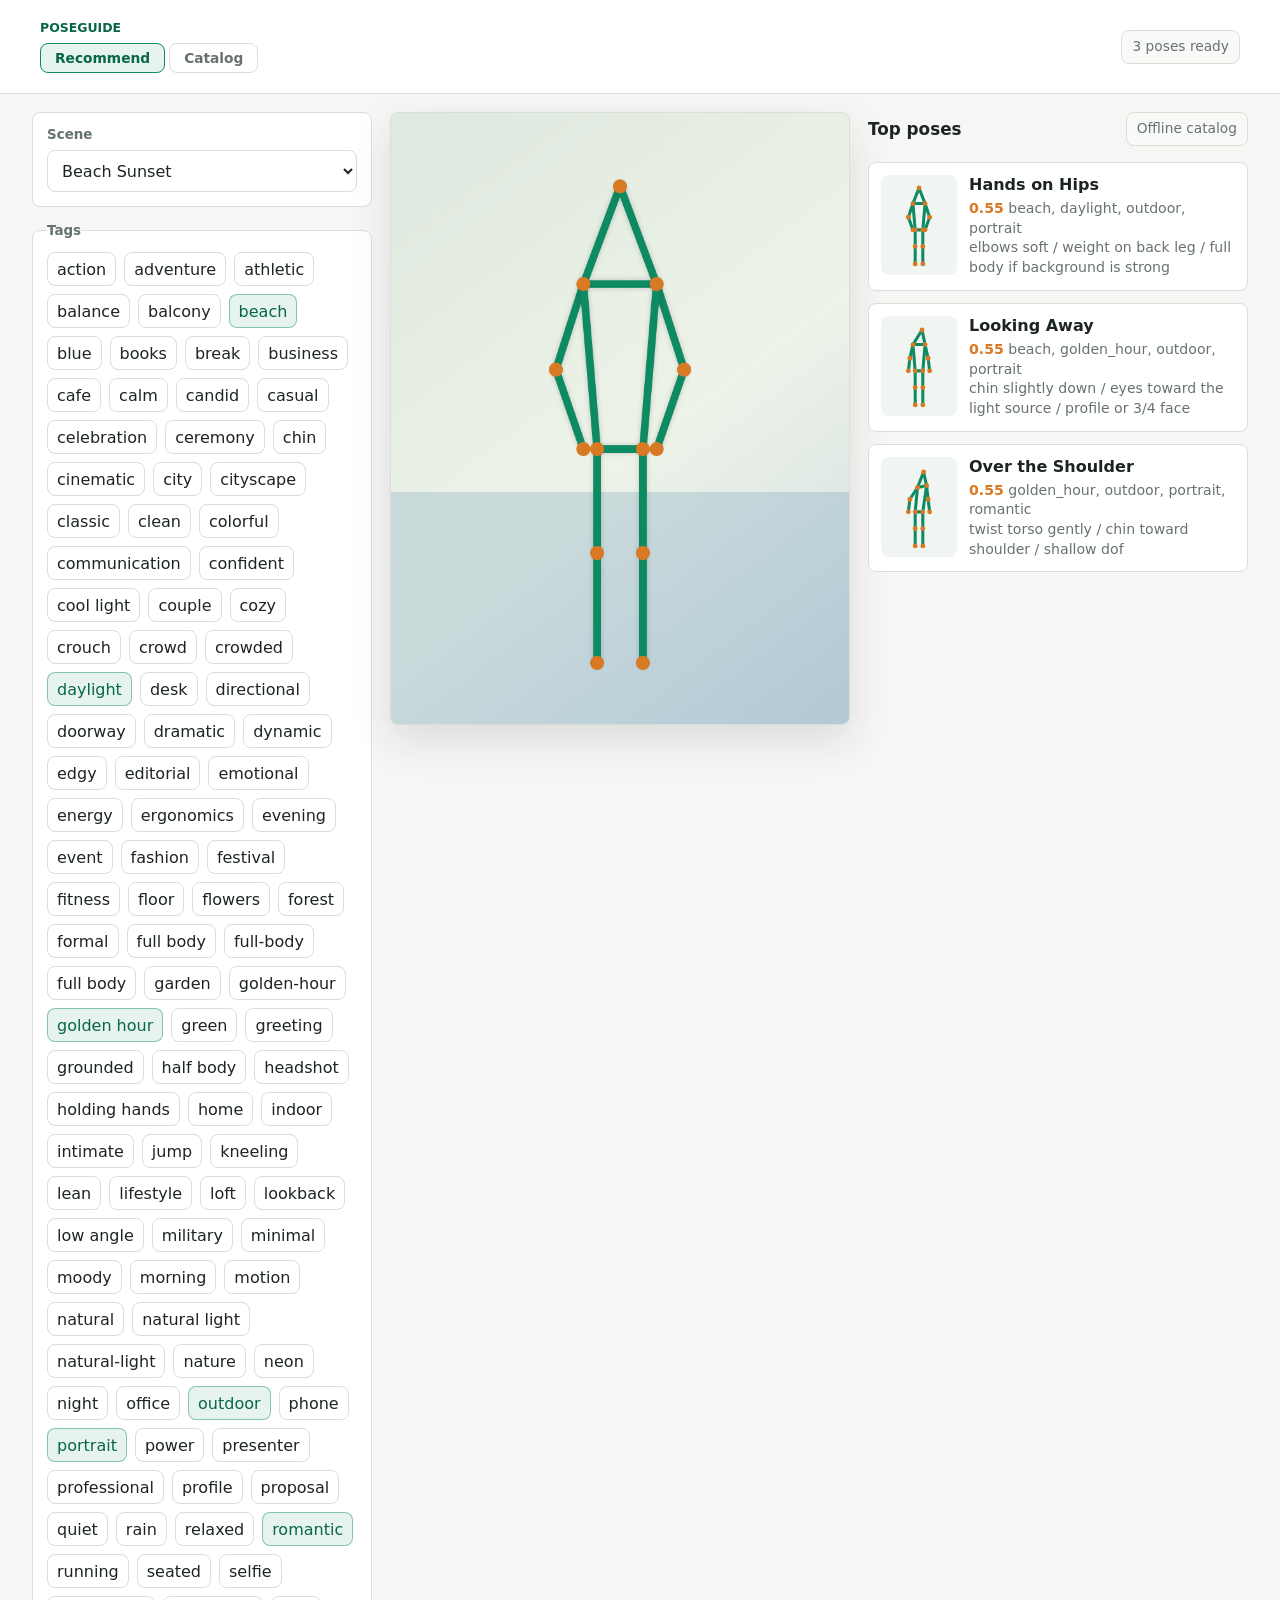
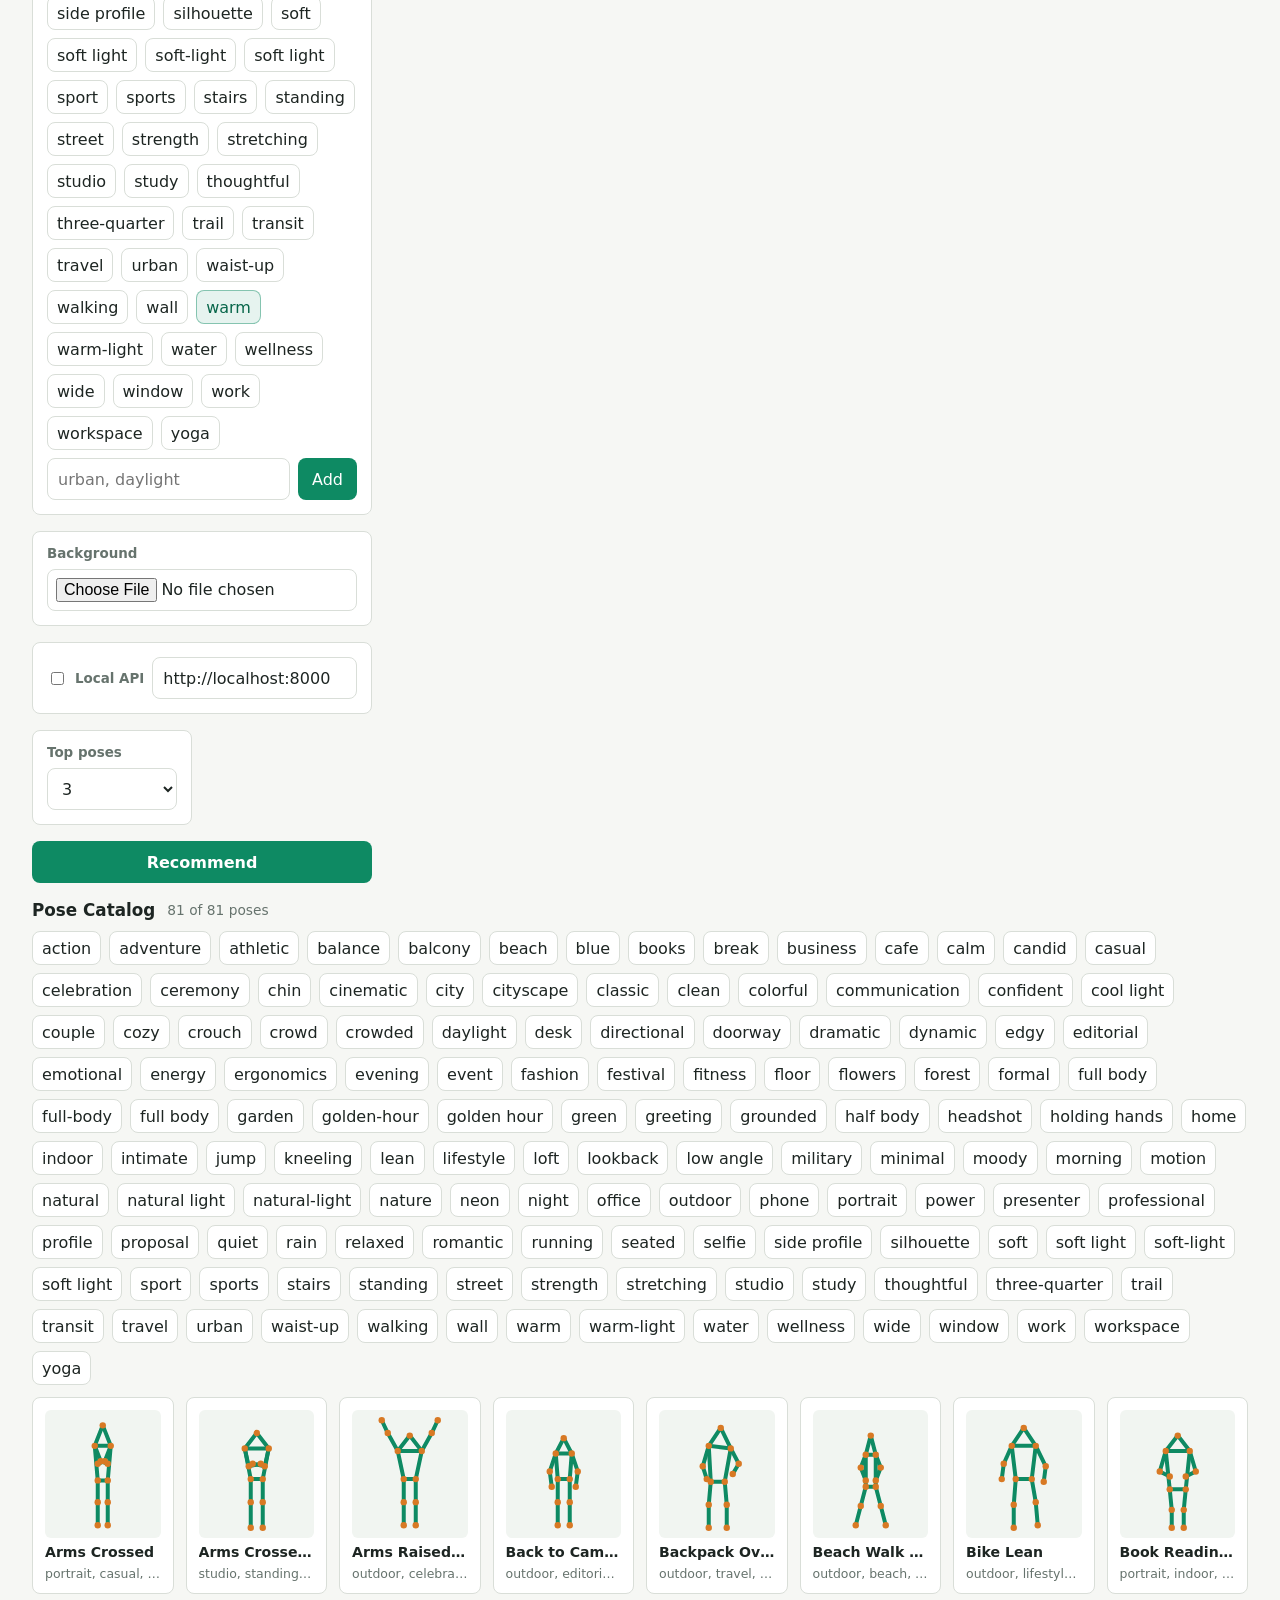
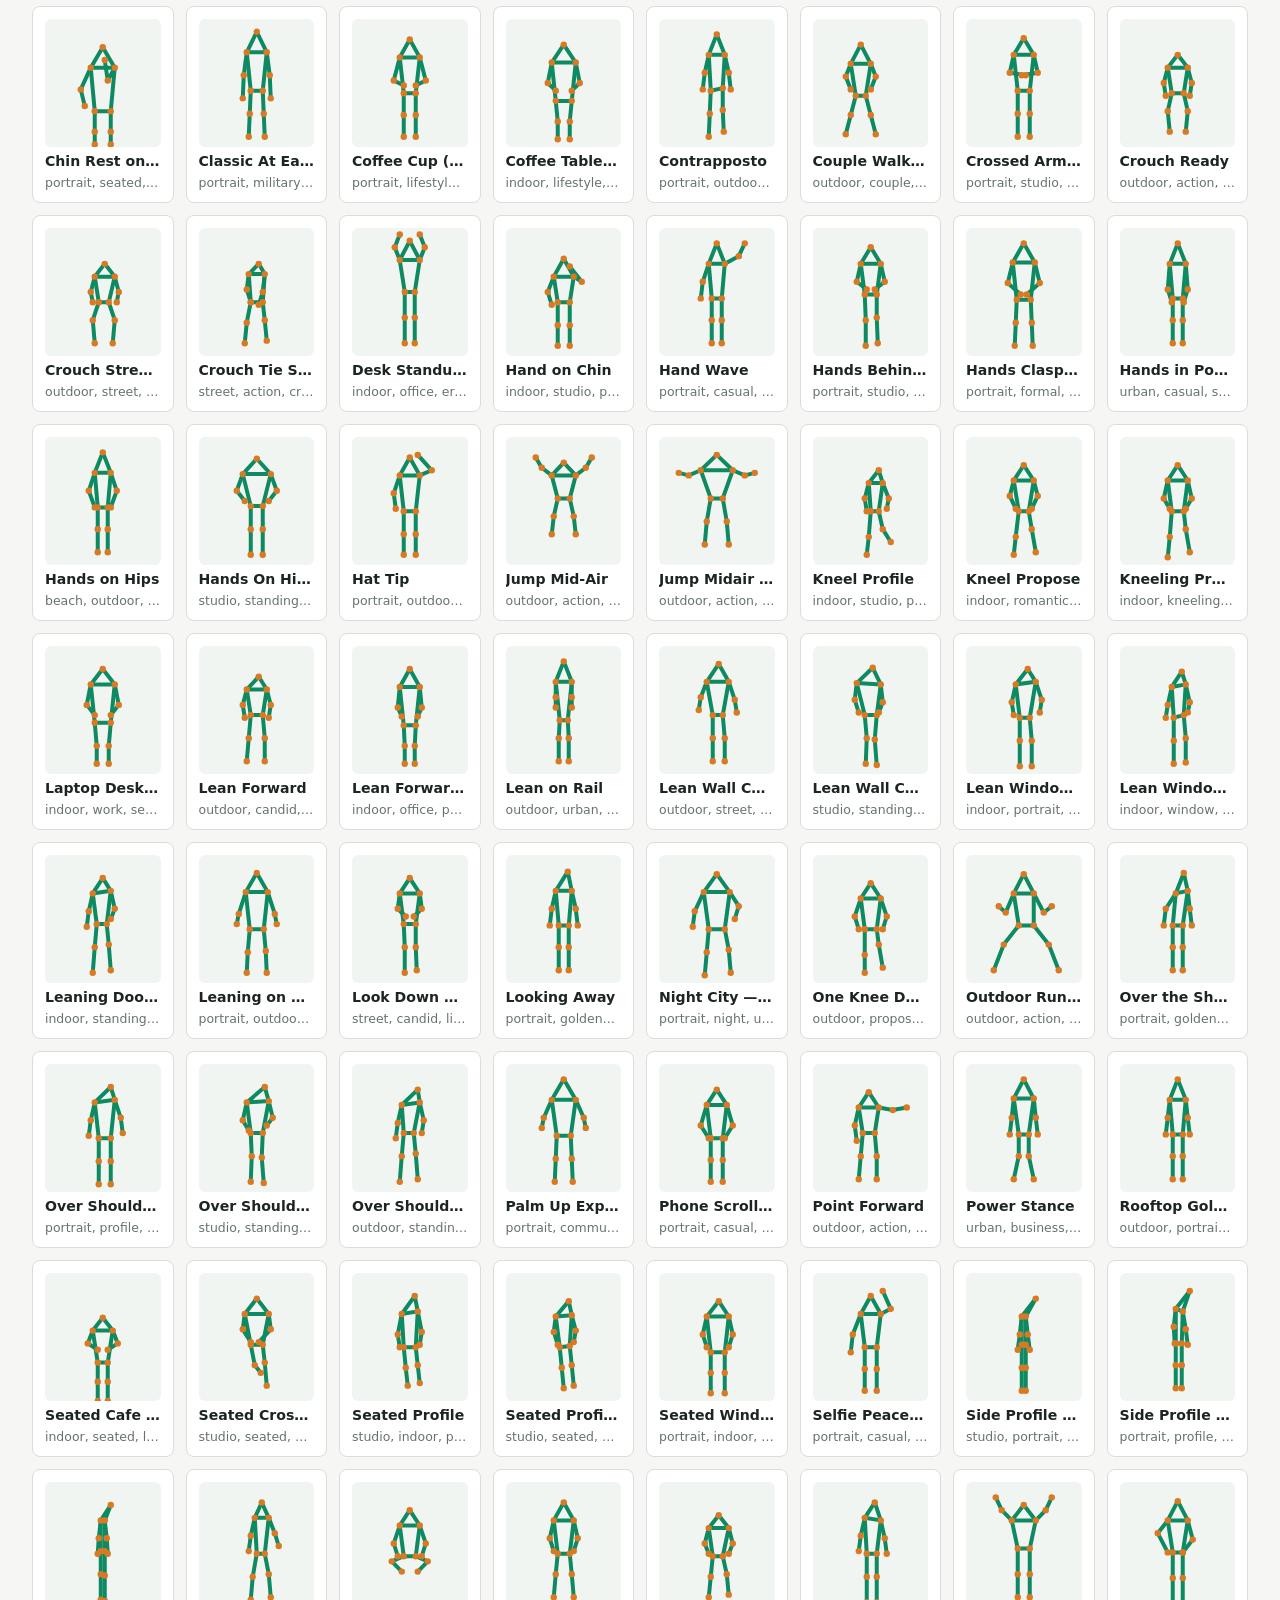
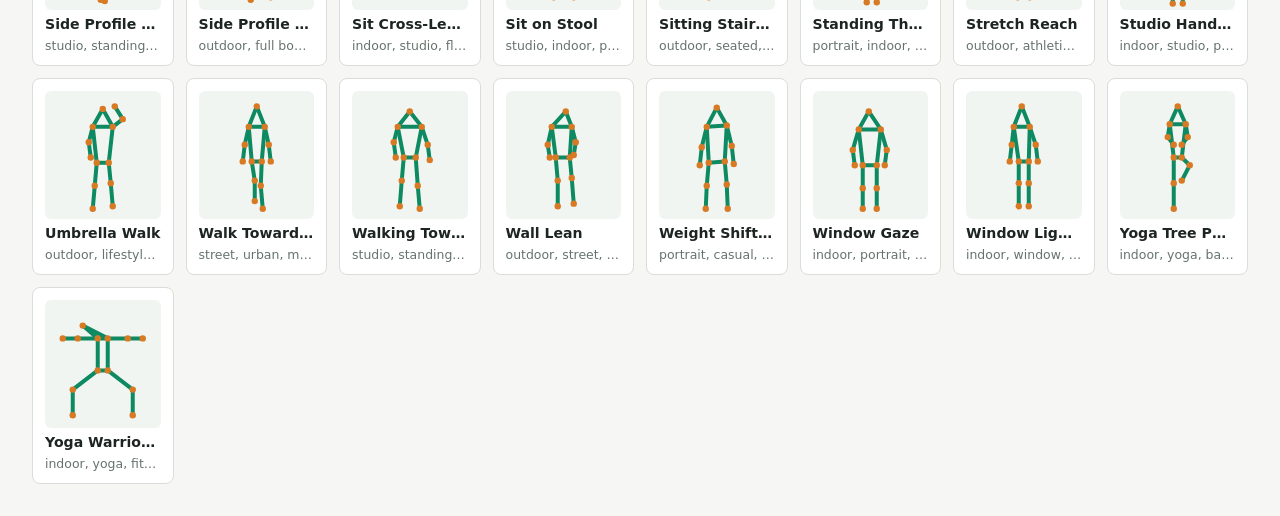
<file: web/index.html>
<!doctype html>
<html lang="en">
  <head>
    <meta charset="utf-8">
    <meta name="viewport" content="width=device-width, initial-scale=1">
    <title>PoseGuide Web Demo</title>
    <link rel="stylesheet" href="styles.css">
    <script src="app.js" defer></script>
  </head>
  <body>
    <header class="topbar">
      <div>
        <p class="eyebrow">PoseGuide</p>
        <nav class="tabs" aria-label="View">
          <button id="tabRecommend" class="tab active" type="button">Recommend</button>
          <button id="tabCatalog" class="tab" type="button">Catalog</button>
        </nav>
      </div>
      <output id="runStatus" class="status-pill">Loading catalog</output>
    </header>

    <main class="workspace">
      <section id="viewRecommend" class="view" aria-label="Scene controls">
        <section class="controls">
          <label class="field">
            <span>Scene</span>
            <select id="scenePreset"></select>
          </label>

          <fieldset class="tag-field">
            <legend>Tags</legend>
            <div id="tagChips" class="chip-grid" aria-live="polite"></div>
            <div class="inline-control">
              <input id="customTags" type="text" inputmode="text" autocomplete="off" placeholder="urban, daylight">
              <button id="addTags" type="button">Add</button>
            </div>
          </fieldset>

          <label class="field">
            <span>Background</span>
            <input id="backgroundFile" type="file" accept="image/*">
          </label>

          <div class="api-row">
            <label class="switch">
              <input id="useApi" type="checkbox">
              <span>Local API</span>
            </label>
            <input id="apiUrl" type="url" value="http://localhost:8000" aria-label="Local API URL">
          </div>

          <label class="field compact">
            <span>Top poses</span>
            <select id="topK">
              <option value="3" selected>3</option>
              <option value="5">5</option>
              <option value="8">8</option>
            </select>
          </label>

          <button id="recommend" class="primary" type="button">Recommend</button>
        </section>

        <section class="preview" aria-label="Pose preview">
          <canvas id="poseCanvas" width="720" height="960"></canvas>
        </section>

        <section class="results" aria-label="Recommended poses">
          <div class="section-heading">
            <h2>Top poses</h2>
            <output id="sourceLabel">Offline catalog</output>
          </div>
          <ol id="resultsList" class="result-list"></ol>
        </section>
      </section>

      <section id="viewCatalog" class="view hidden" aria-label="Pose catalog">
        <div class="catalog-header">
          <h2>Pose Catalog</h2>
          <span id="catalogCount" class="count-label"></span>
        </div>
        <div id="catalogTagChips" class="chip-grid" aria-live="polite"></div>
        <div id="catalogGrid" class="catalog-grid"></div>
      </section>
    </main>
  </body>
</html>
</file>
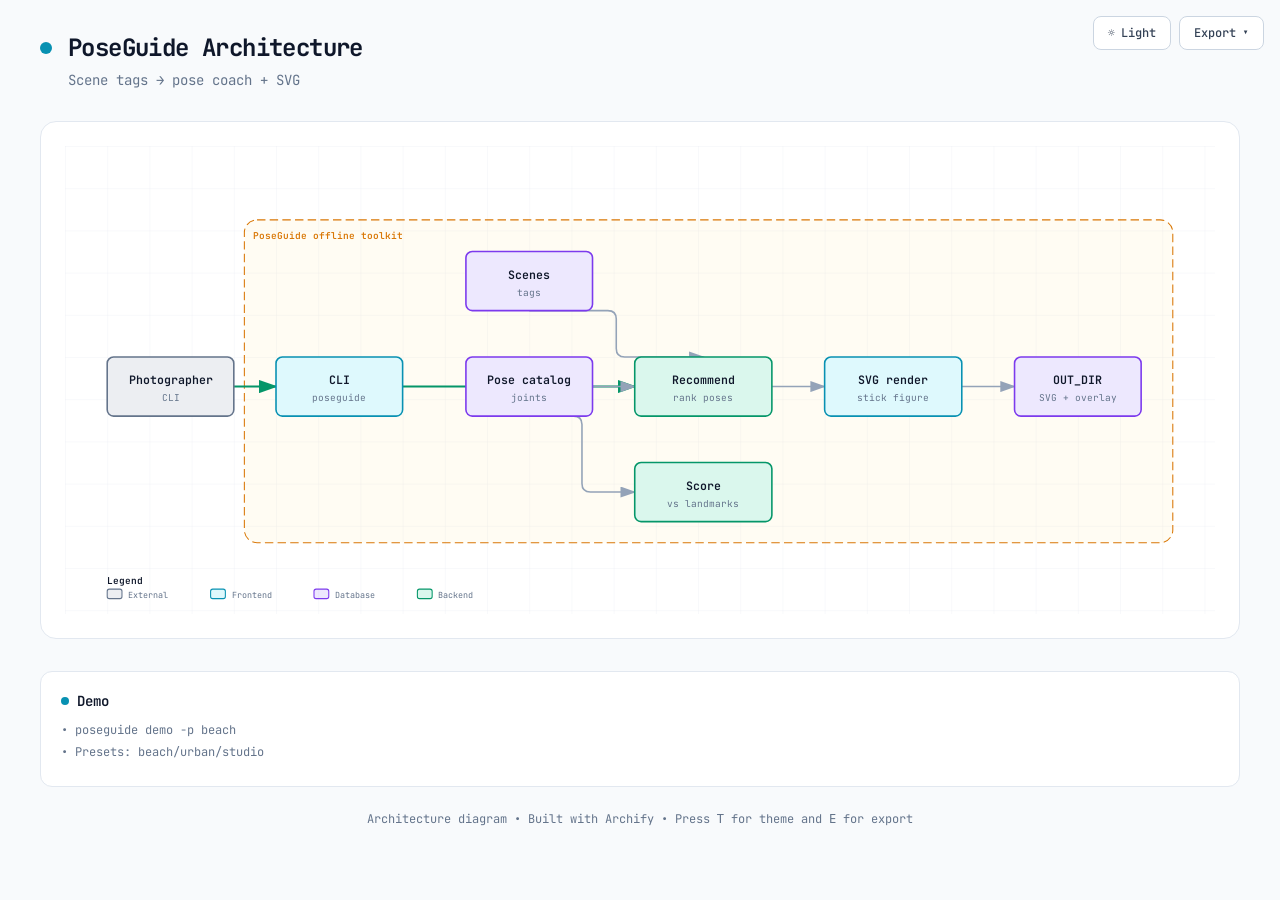
<file: docs/diagrams/architecture.html>
<!DOCTYPE html>
<html lang="en" data-theme="dark">
<head>
  <meta charset="UTF-8">
  <meta name="viewport" content="width=device-width, initial-scale=1.0">
  <meta name="generator" content="archify 2.6.0">
  <title>PoseGuide Architecture Diagram</title>
  <script>
    // Resolve the theme before first paint so light-preference users don't
    // see a dark flash. The toolbar script below re-applies with UI state.
    (function () {
      try {
        var theme = null;
        try {
          var param = new URLSearchParams(window.location.search).get('theme');
          if (param === 'light' || param === 'dark') theme = param;
        } catch (_) {}
        if (!theme) {
          try { theme = localStorage.getItem('archify-theme'); } catch (_) {}
        }
        if (theme !== 'light' && theme !== 'dark') {
          theme = window.matchMedia('(prefers-color-scheme: light)').matches ? 'light' : 'dark';
        }
        document.documentElement.setAttribute('data-theme', theme);
      } catch (_) {}
    })();
  </script>
  <!-- Async font load: a blackholed network must not block first paint.
       The body font stack falls back to system monospace until it lands. -->
  <link rel="preconnect" href="https://fonts.gstatic.com" crossorigin>
  <link href="https://fonts.googleapis.com/css2?family=JetBrains+Mono:wght@400;500;600;700&display=swap"
        rel="stylesheet" media="print" onload="this.media='all'">
  <noscript>
    <link href="https://fonts.googleapis.com/css2?family=JetBrains+Mono:wght@400;500;600;700&display=swap" rel="stylesheet">
  </noscript>
  <style>
    /* ==========================================================
       THEME VARIABLES — switch by toggling [data-theme] on <html>
       ========================================================== */
    :root,
    [data-theme="dark"] {
      --bg: #020617;
      --grid: #1e293b;
      --text: #ffffff;
      --text-muted: #94a3b8;
      --text-dim: #475569;
      /* UI chrome (menu hints, footer) needs more contrast than SVG .t-dim accents */
      --text-faint: #7d8da1;

      --panel: rgba(15, 23, 42, 0.5);
      --panel-border: #1e293b;
      --lane-fill: rgba(15, 23, 42, 0.22);
      --lane-stroke: #334155;

      --arrow: #64748b;
      --arrow-emphasis: #34d399;

      /* Opaque mask color used behind semi-transparent component fills
         so the arrows drawn underneath are properly hidden. */
      --mask: #0f172a;

      --frontend-fill:    rgba(8, 51, 68, 0.4);
      --frontend-stroke:  #22d3ee;
      --backend-fill:     rgba(6, 78, 59, 0.4);
      --backend-stroke:   #34d399;
      --database-fill:    rgba(76, 29, 149, 0.4);
      --database-stroke:  #a78bfa;
      --cloud-fill:       rgba(120, 53, 15, 0.3);
      --cloud-stroke:     #fbbf24;
      --security-fill:    rgba(136, 19, 55, 0.4);
      --security-stroke:  #fb7185;
      --messagebus-fill:  rgba(251, 146, 60, 0.3);
      --messagebus-stroke:#fb923c;
      --external-fill:    rgba(30, 41, 59, 0.5);
      --external-stroke:  #94a3b8;

      --toolbar-bg:       rgba(15, 23, 42, 0.8);
      --toolbar-border:   #334155;
      --toolbar-text:     #e2e8f0;
      --toolbar-hover:    rgba(15, 23, 42, 0.95);
      --toolbar-menu-bg:  #0f172a;
    }

    [data-theme="light"] {
      --bg: #f8fafc;
      --grid: #e2e8f0;
      --text: #0f172a;
      --text-muted: #64748b;
      --text-dim: #94a3b8;
      --text-faint: #64748b;

      --panel: #ffffff;
      --panel-border: #e2e8f0;
      --lane-fill: rgba(248, 250, 252, 0.65);
      --lane-stroke: #cbd5e1;

      --arrow: #94a3b8;
      --arrow-emphasis: #059669;

      --mask: #ffffff;

      --frontend-fill:    rgba(34, 211, 238, 0.15);
      --frontend-stroke:  #0891b2;
      --backend-fill:     rgba(52, 211, 153, 0.18);
      --backend-stroke:   #059669;
      --database-fill:    rgba(167, 139, 250, 0.2);
      --database-stroke:  #7c3aed;
      --cloud-fill:       rgba(251, 191, 36, 0.18);
      --cloud-stroke:     #d97706;
      --security-fill:    rgba(251, 113, 133, 0.15);
      --security-stroke:  #e11d48;
      --messagebus-fill:  rgba(251, 146, 60, 0.15);
      --messagebus-stroke:#ea580c;
      --external-fill:    rgba(148, 163, 184, 0.18);
      --external-stroke:  #64748b;

      --toolbar-bg:       rgba(255, 255, 255, 0.92);
      --toolbar-border:   #cbd5e1;
      --toolbar-text:     #334155;
      --toolbar-hover:    #ffffff;
      --toolbar-menu-bg:  #ffffff;
    }

    * { margin: 0; padding: 0; box-sizing: border-box; }

    body {
      font-family: 'JetBrains Mono', ui-monospace, SFMono-Regular, Menlo, Consolas, 'DejaVu Sans Mono', 'Liberation Mono', 'Noto Sans Mono CJK SC', 'PingFang SC', 'Hiragino Sans GB', 'Microsoft YaHei', monospace;
      background: var(--bg);
      min-height: 100vh;
      padding: 2rem;
      color: var(--text);
      transition: background 0.2s ease, color 0.2s ease;
    }

    .container { max-width: 1200px; margin: 0 auto; }

    .header { margin-bottom: 2rem; }

    .header-row {
      display: flex;
      align-items: center;
      gap: 1rem;
      margin-bottom: 0.5rem;
    }

    .pulse-dot {
      width: 12px;
      height: 12px;
      background: var(--frontend-stroke);
      border-radius: 50%;
      animation: pulse 2s infinite;
    }

    @keyframes pulse {
      0%, 100% { opacity: 1; }
      50% { opacity: 0.5; }
    }

    h1 {
      font-size: 1.5rem;
      font-weight: 700;
      letter-spacing: -0.025em;
    }

    .subtitle {
      color: var(--text-muted);
      font-size: 0.875rem;
      margin-left: 1.75rem;
    }

    .diagram-container {
      background: var(--panel);
      border-radius: 1rem;
      border: 1px solid var(--panel-border);
      padding: 1.5rem;
      overflow-x: auto;
    }

    svg {
      width: 100%;
      min-width: min(900px, 100%);
      display: block;
    }

    .cards {
      display: grid;
      grid-template-columns: repeat(auto-fit, minmax(280px, 1fr));
      gap: 1rem;
      margin-top: 2rem;
    }

    .card {
      background: var(--panel);
      border-radius: 0.75rem;
      border: 1px solid var(--panel-border);
      padding: 1.25rem;
    }

    .card-header {
      display: flex;
      align-items: center;
      gap: 0.5rem;
      margin-bottom: 0.75rem;
    }

    .card-dot {
      width: 8px;
      height: 8px;
      border-radius: 50%;
    }

    .card-dot.cyan     { background: var(--frontend-stroke); }
    .card-dot.emerald  { background: var(--backend-stroke); }
    .card-dot.violet   { background: var(--database-stroke); }
    .card-dot.amber    { background: var(--cloud-stroke); }
    .card-dot.rose     { background: var(--security-stroke); }
    .card-dot.orange   { background: var(--messagebus-stroke); }
    .card-dot.slate    { background: var(--external-stroke); }

    .card h3 { font-size: 0.875rem; font-weight: 600; color: var(--text); }

    .card ul {
      list-style: none;
      color: var(--text-muted);
      font-size: 0.75rem;
    }

    .card li { margin-bottom: 0.375rem; }

    .footer {
      text-align: center;
      margin-top: 1.5rem;
      color: var(--text-faint);
      font-size: 0.75rem;
    }

    /* ==========================================================
       Print stylesheet — hide interactive controls, force light,
       drop the grid so the diagram doesn't waste ink, use landscape
       so wide diagrams fit, pack summary cards into 2 columns to
       avoid an orphan card on a trailing page.
       ========================================================== */
    @page { size: landscape; margin: 1.5cm; }

    @media print {
      /* Force the FULL light palette — including component fills/strokes and
         lane/arrow colors — so printing from dark theme doesn't put neon
         strokes and translucent dark fills on white paper. */
      :root, [data-theme="dark"], [data-theme="light"] {
        --bg: #ffffff;
        --grid: transparent;
        --panel: #ffffff;
        --panel-border: #e2e8f0;
        --text: #0f172a;
        --text-muted: #475569;
        --text-dim: #94a3b8;
        --text-faint: #64748b;
        --mask: #ffffff;
        --lane-fill: rgba(248, 250, 252, 0.65);
        --lane-stroke: #cbd5e1;
        --arrow: #94a3b8;
        --arrow-emphasis: #059669;
        --frontend-fill:    rgba(34, 211, 238, 0.15);
        --frontend-stroke:  #0891b2;
        --backend-fill:     rgba(52, 211, 153, 0.18);
        --backend-stroke:   #059669;
        --database-fill:    rgba(167, 139, 250, 0.2);
        --database-stroke:  #7c3aed;
        --cloud-fill:       rgba(251, 191, 36, 0.18);
        --cloud-stroke:     #d97706;
        --security-fill:    rgba(251, 113, 133, 0.15);
        --security-stroke:  #e11d48;
        --messagebus-fill:  rgba(251, 146, 60, 0.15);
        --messagebus-stroke:#ea580c;
        --external-fill:    rgba(148, 163, 184, 0.18);
        --external-stroke:  #64748b;
      }
      body { background: #ffffff !important; padding: 0; }
      .container { max-width: none; }
      .toolbar, .archify-toast, .no-print { display: none !important; }
      .diagram-container, .card { box-shadow: none; border-color: #e2e8f0; }
      .cards { grid-template-columns: 1fr 1fr; }
      /* Ensure elements break sensibly across pages */
      .card { break-inside: avoid; page-break-inside: avoid; }
      .diagram-container { break-inside: avoid; page-break-inside: avoid; }
      h1, .subtitle { color: #0f172a; }
    }

    /* ==========================================================
       TOOLBAR (theme toggle + export menu)
       ========================================================== */
    .toolbar {
      position: fixed;
      top: 1rem;
      right: 1rem;
      display: flex;
      gap: 0.5rem;
      z-index: 100;
    }
    .toolbar button {
      background: var(--toolbar-bg);
      color: var(--toolbar-text);
      border: 1px solid var(--toolbar-border);
      padding: 0.5rem 0.875rem;
      border-radius: 0.5rem;
      font-family: inherit;
      font-size: 0.75rem;
      font-weight: 500;
      cursor: pointer;
      backdrop-filter: blur(8px);
      transition: background 0.15s, border-color 0.15s;
      display: inline-flex;
      align-items: center;
      gap: 0.375rem;
    }
    .toolbar button:hover {
      background: var(--toolbar-hover);
      border-color: var(--arrow);
    }
    .toolbar button:focus-visible {
      outline: 2px solid var(--frontend-stroke);
      outline-offset: 2px;
    }
    .toolbar .export-wrap { position: relative; }
    .toolbar .export-menu {
      position: absolute;
      top: calc(100% + 0.375rem);
      right: 0;
      background: var(--toolbar-menu-bg);
      border: 1px solid var(--toolbar-border);
      border-radius: 0.5rem;
      padding: 0.375rem;
      min-width: 160px;
      display: none;
      flex-direction: column;
      box-shadow: 0 4px 20px rgba(0,0,0,0.25);
    }
    .toolbar .export-menu.open { display: flex; }
    .toolbar .export-menu button {
      background: transparent;
      border: 0;
      justify-content: space-between;
      width: 100%;
      text-align: left;
      padding: 0.5rem 0.75rem;
    }
    .toolbar .export-menu button:hover {
      background: var(--toolbar-hover);
    }
    .toolbar .export-menu .hint {
      color: var(--text-faint);
      font-size: 0.625rem;
    }
    .toolbar .export-menu hr {
      border: 0;
      border-top: 1px solid var(--toolbar-border);
      margin: 0.25rem 0.375rem;
      opacity: 0.5;
    }

    /* Toast — brief feedback for actions like "copied" */
    .archify-toast {
      position: fixed;
      top: 1rem;
      left: 50%;
      transform: translateX(-50%) translateY(-8px);
      background: var(--toolbar-menu-bg);
      color: var(--text);
      border: 1px solid var(--toolbar-border);
      padding: 0.5rem 1rem;
      border-radius: 0.5rem;
      font-family: inherit;
      font-size: 0.75rem;
      opacity: 0;
      transition: opacity 0.2s, transform 0.2s;
      z-index: 200;
      pointer-events: none;
      box-shadow: 0 4px 20px rgba(0,0,0,0.25);
    }
    .archify-toast.show {
      opacity: 1;
      transform: translateX(-50%) translateY(0);
    }

    @media (max-width: 720px) {
      body { padding: 1rem; }
      .toolbar {
        position: static;
        justify-content: flex-end;
        margin-bottom: 1rem;
      }
      .header { margin-bottom: 1.25rem; }
      .header-row {
        gap: 0.75rem;
        align-items: flex-start;
      }
      h1 {
        font-size: 1.25rem;
        line-height: 1.25;
      }
      .subtitle {
        margin-left: 0;
        font-size: 0.8125rem;
        line-height: 1.55;
      }
      .diagram-container {
        padding: 0.75rem;
        border-radius: 0.75rem;
      }
      .cards {
        grid-template-columns: 1fr;
        margin-top: 1rem;
      }
    }

    /* ==========================================================
       SVG SEMANTIC CLASSES — use these instead of inline fill/stroke
       ========================================================== */
    .c-grid       { stroke: var(--grid); fill: none; }
    .c-mask       { fill: var(--mask); stroke: none; }

    .c-frontend   { fill: var(--frontend-fill);   stroke: var(--frontend-stroke); }
    .c-backend    { fill: var(--backend-fill);    stroke: var(--backend-stroke); }
    .c-database   { fill: var(--database-fill);   stroke: var(--database-stroke); }
    .c-cloud      { fill: var(--cloud-fill);      stroke: var(--cloud-stroke); }
    .c-security   { fill: var(--security-fill);   stroke: var(--security-stroke); }
    .c-messagebus { fill: var(--messagebus-fill); stroke: var(--messagebus-stroke); }
    .c-external   { fill: var(--external-fill);   stroke: var(--external-stroke); }

    /* Text helpers */
    .t-primary { fill: var(--text); }
    .t-muted   { fill: var(--text-muted); }
    .t-dim     { fill: var(--text-dim); }
    .t-frontend   { fill: var(--frontend-stroke); }
    .t-backend    { fill: var(--backend-stroke); }
    .t-database   { fill: var(--database-stroke); }
    .t-cloud      { fill: var(--cloud-stroke); }
    .t-security   { fill: var(--security-stroke); }
    .t-messagebus { fill: var(--messagebus-stroke); }
    .t-external   { fill: var(--external-stroke); }

    /* Arrows */
    .a-default   { stroke: var(--arrow); fill: none; }
    .a-emphasis  { stroke: var(--arrow-emphasis); fill: none; }
    .a-security  { stroke: var(--security-stroke); fill: none; stroke-dasharray: 5,5; }
    .a-dashed    { stroke: var(--database-stroke); fill: none; stroke-dasharray: 4,4; }

    /* Arrowhead markers reference these */
    .m-default   { fill: var(--arrow); }
    .m-emphasis  { fill: var(--arrow-emphasis); }
    .m-security  { fill: var(--security-stroke); }
    .m-dashed    { fill: var(--database-stroke); }

    /* Dashed boundary variants */
    .c-security-group { fill: transparent; stroke: var(--security-stroke); stroke-dasharray: 4,4; }
    .c-region         { fill: rgba(251, 191, 36, 0.05); stroke: var(--cloud-stroke); stroke-dasharray: 8,4; }
    .c-lane           { fill: var(--lane-fill); stroke: var(--lane-stroke); stroke-dasharray: 6,6; }
  </style>
</head>
<body>
  <!-- Toolbar: theme toggle + export menu (present on every generated diagram)
       Keyboard: T toggles theme, E opens export menu (when no input focused) -->
  <div class="toolbar" role="toolbar" aria-label="Diagram actions">
    <button id="btn-theme" type="button"
            title="Toggle theme (T)"
            aria-label="Toggle color theme"
            aria-pressed="false">
      <span id="theme-icon" aria-hidden="true">&#9790;</span>
      <span id="theme-label">Dark</span>
    </button>
    <div class="export-wrap">
      <button id="btn-export" type="button"
              title="Export diagram (E)"
              aria-label="Export diagram"
              aria-haspopup="menu"
              aria-expanded="false"
              aria-controls="export-menu">
        Export <span aria-hidden="true">&#9662;</span>
      </button>
      <div class="export-menu" id="export-menu" role="menu" aria-label="Export">
        <button data-action="copy"  type="button" role="menuitem" tabindex="-1">Copy to clipboard <span class="hint">PNG</span></button>
        <hr role="separator">
        <button data-format="png"   type="button" role="menuitem" tabindex="-1">Download PNG</button>
        <button data-format="jpeg"  type="button" role="menuitem" tabindex="-1">Download JPEG</button>
        <button data-format="webp"  type="button" role="menuitem" tabindex="-1">Download WebP</button>
        <hr role="separator">
        <button data-format="svg"   type="button" role="menuitem" tabindex="-1">Download SVG <span class="hint">vector</span></button>
      </div>
    </div>
  </div>

  <div class="container">
    <!-- Header -->
    <div class="header">
      <div class="header-row">
        <div class="pulse-dot"></div>
        <h1>PoseGuide Architecture</h1>
      </div>
      <p class="subtitle">Scene tags → pose coach + SVG</p>
    </div>

    <!-- Main Diagram -->
    <div class="diagram-container">
      <svg viewBox="0 0 1090 444" role="img" aria-label="PoseGuide Architecture — Scene tags → pose coach + SVG (architecture diagram)">
        <!-- Definitions -->
        <defs>
          <marker id="arrowhead" markerWidth="10" markerHeight="7" refX="9" refY="3.5" orient="auto">
            <polygon points="0 0, 10 3.5, 0 7" class="m-default" />
          </marker>
          <marker id="arrowhead-emphasis" markerWidth="10" markerHeight="7" refX="9" refY="3.5" orient="auto">
            <polygon points="0 0, 10 3.5, 0 7" class="m-emphasis" />
          </marker>
          <marker id="arrowhead-security" markerWidth="10" markerHeight="7" refX="9" refY="3.5" orient="auto">
            <polygon points="0 0, 10 3.5, 0 7" class="m-security" />
          </marker>
          <marker id="arrowhead-dashed" markerWidth="10" markerHeight="7" refX="9" refY="3.5" orient="auto">
            <polygon points="0 0, 10 3.5, 0 7" class="m-dashed" />
          </marker>
          <pattern id="grid" width="40" height="40" patternUnits="userSpaceOnUse">
            <path d="M 40 0 L 0 0 0 40" class="c-grid" stroke-width="0.5"/>
          </pattern>
        </defs>

        <!-- Background Grid -->
        <rect width="100%" height="100%" fill="url(#grid)" />

        <!-- Boundaries (behind everything) -->
        <rect x="170" y="70" width="880" height="306" rx="12" class="c-region" stroke-width="1"/>
        <text x="178" y="88" class="t-cloud" font-size="9" font-weight="600">PoseGuide offline toolkit</text>

        <!-- Connection paths (before components for correct z-order) -->
        <path d="M 160 228 L 200 228" class="a-emphasis" stroke-width="1.8" marker-end="url(#arrowhead-emphasis)"/>
        <path d="M 320 228 L 540 228" class="a-emphasis" stroke-width="1.8" marker-end="url(#arrowhead-emphasis)"/>
        <path d="M 440 156 L 514.5 156 Q 522.5 156 522.5 164 L 522.5 192 Q 522.5 200 530.5 200 L 605 200" class="a-default" stroke-width="1.5" marker-end="url(#arrowhead)"/>
        <path d="M 500 228 L 540 228" class="a-default" stroke-width="1.5" marker-end="url(#arrowhead)"/>
        <path d="M 670 228 L 720 228" class="a-default" stroke-width="1.5" marker-end="url(#arrowhead)"/>
        <path d="M 440 256 L 482 256 Q 490 256 490 264 L 490 320 Q 490 328 498 328 L 540 328" class="a-default" stroke-width="1.5" marker-end="url(#arrowhead)"/>
        <path d="M 850 228 L 900 228" class="a-default" stroke-width="1.5" marker-end="url(#arrowhead)"/>

        <!-- Components -->
        <rect x="40" y="200" width="120" height="56" rx="6" class="c-mask"/>
        <rect x="40" y="200" width="120" height="56" rx="6" class="c-external" stroke-width="1.5"/>
        <text x="100" y="226" class="t-primary" font-size="11" font-weight="600" text-anchor="middle">Photographer</text>
        <text x="100" y="242" class="t-muted" font-size="9" text-anchor="middle">CLI</text>

        <rect x="200" y="200" width="120" height="56" rx="6" class="c-mask"/>
        <rect x="200" y="200" width="120" height="56" rx="6" class="c-frontend" stroke-width="1.5"/>
        <text x="260" y="226" class="t-primary" font-size="11" font-weight="600" text-anchor="middle">CLI</text>
        <text x="260" y="242" class="t-muted" font-size="9" text-anchor="middle">poseguide</text>

        <rect x="380" y="100" width="120" height="56" rx="6" class="c-mask"/>
        <rect x="380" y="100" width="120" height="56" rx="6" class="c-database" stroke-width="1.5"/>
        <text x="440" y="126" class="t-primary" font-size="11" font-weight="600" text-anchor="middle">Scenes</text>
        <text x="440" y="142" class="t-muted" font-size="9" text-anchor="middle">tags</text>

        <rect x="380" y="200" width="120" height="56" rx="6" class="c-mask"/>
        <rect x="380" y="200" width="120" height="56" rx="6" class="c-database" stroke-width="1.5"/>
        <text x="440" y="226" class="t-primary" font-size="11" font-weight="600" text-anchor="middle">Pose catalog</text>
        <text x="440" y="242" class="t-muted" font-size="9" text-anchor="middle">joints</text>

        <rect x="540" y="200" width="130" height="56" rx="6" class="c-mask"/>
        <rect x="540" y="200" width="130" height="56" rx="6" class="c-backend" stroke-width="1.5"/>
        <text x="605" y="226" class="t-primary" font-size="11" font-weight="600" text-anchor="middle">Recommend</text>
        <text x="605" y="242" class="t-muted" font-size="9" text-anchor="middle">rank poses</text>

        <rect x="540" y="300" width="130" height="56" rx="6" class="c-mask"/>
        <rect x="540" y="300" width="130" height="56" rx="6" class="c-backend" stroke-width="1.5"/>
        <text x="605" y="326" class="t-primary" font-size="11" font-weight="600" text-anchor="middle">Score</text>
        <text x="605" y="342" class="t-muted" font-size="9" text-anchor="middle">vs landmarks</text>

        <rect x="720" y="200" width="130" height="56" rx="6" class="c-mask"/>
        <rect x="720" y="200" width="130" height="56" rx="6" class="c-frontend" stroke-width="1.5"/>
        <text x="785" y="226" class="t-primary" font-size="11" font-weight="600" text-anchor="middle">SVG render</text>
        <text x="785" y="242" class="t-muted" font-size="9" text-anchor="middle">stick figure</text>

        <rect x="900" y="200" width="120" height="56" rx="6" class="c-mask"/>
        <rect x="900" y="200" width="120" height="56" rx="6" class="c-database" stroke-width="1.5"/>
        <text x="960" y="226" class="t-primary" font-size="11" font-weight="600" text-anchor="middle">OUT_DIR</text>
        <text x="960" y="242" class="t-muted" font-size="9" text-anchor="middle">SVG + overlay</text>

        <!-- Connection labels -->








        <!-- Legend -->
        <text x="40" y="415" class="t-primary" font-size="9" font-weight="600">Legend</text>
        <rect x="40" y="420" width="14" height="9" rx="2" class="c-external" stroke-width="1"/>
        <text x="60" y="428" class="t-muted" font-size="8">External</text>
        <rect x="138" y="420" width="14" height="9" rx="2" class="c-frontend" stroke-width="1"/>
        <text x="158" y="428" class="t-muted" font-size="8">Frontend</text>
        <rect x="236" y="420" width="14" height="9" rx="2" class="c-database" stroke-width="1"/>
        <text x="256" y="428" class="t-muted" font-size="8">Database</text>
        <rect x="334" y="420" width="14" height="9" rx="2" class="c-backend" stroke-width="1"/>
        <text x="354" y="428" class="t-muted" font-size="8">Backend</text>
      </svg>
    </div>

    <!-- Info Cards -->
    <div class="cards">
      <div class="card">
        <div class="card-header">
          <div class="card-dot cyan"></div>
          <h3>Demo</h3>
        </div>
        <ul>
          <li>&bull; poseguide demo -p beach</li>
          <li>&bull; Presets: beach/urban/studio</li>
        </ul>
      </div>
    </div>

    <!-- Footer -->
    <p class="footer">
      Architecture diagram &bull; Built with Archify<span class="no-print"> &bull; Press <kbd>T</kbd> for theme and <kbd>E</kbd> for export</span>
    </p>
  </div>

  <script>
    /* ============================================================
       Theme toggle — persists to localStorage, respects system pref
       ============================================================ */
    var Archify = {};

    Archify.theme = (function () {
      var STORAGE_KEY = 'archify-theme';
      var html = document.documentElement;
      var btn = document.getElementById('btn-theme');
      var icon = document.getElementById('theme-icon');
      var label = document.getElementById('theme-label');

      // localStorage can throw (blocked cookies, sandboxed iframes); the whole
      // script element dies on an uncaught error, so guard every access.
      function readStored() {
        try { return localStorage.getItem(STORAGE_KEY); } catch (_) { return null; }
      }
      function writeStored(value) {
        try { localStorage.setItem(STORAGE_KEY, value); } catch (_) {}
      }
      function urlOverride() {
        // URL param wins (useful for deterministic screenshots / share links)
        try {
          var param = new URLSearchParams(window.location.search).get('theme');
          if (param === 'light' || param === 'dark') return param;
        } catch (_) {}
        return null;
      }

      function resolveInitial() {
        var fromUrl = urlOverride();
        if (fromUrl) return fromUrl;
        var saved = readStored();
        if (saved === 'light' || saved === 'dark') return saved;
        return window.matchMedia('(prefers-color-scheme: light)').matches ? 'light' : 'dark';
      }

      function apply(theme) {
        html.setAttribute('data-theme', theme);
        icon.textContent = theme === 'dark' ? '\u263E' : '\u263C';
        label.textContent = theme === 'dark' ? 'Dark' : 'Light';
        btn.setAttribute('aria-pressed', theme === 'light' ? 'true' : 'false');
      }

      function toggle() {
        var next = html.getAttribute('data-theme') === 'dark' ? 'light' : 'dark';
        apply(next);
        writeStored(next);
      }

      apply(resolveInitial());
      btn.addEventListener('click', toggle);

      // Follow live OS theme changes while the user has no explicit preference.
      try {
        var media = window.matchMedia('(prefers-color-scheme: light)');
        var onChange = function (e) {
          var saved = readStored();
          if (urlOverride() || saved === 'light' || saved === 'dark') return;
          apply(e.matches ? 'light' : 'dark');
        };
        if (media.addEventListener) media.addEventListener('change', onChange);
        else if (media.addListener) media.addListener(onChange);
      } catch (_) {}

      return { toggle: toggle };
    })();

    /* ============================================================
       Export — PNG / JPEG / WebP / SVG (download) and Copy PNG (clipboard)

       Raster exports are always rendered at 4x source resolution for
       maximum sharpness. The trick: we set the serialized SVG's
       `width`/`height` to viewBox * 4 so the browser rasterizes the
       vectors at that resolution natively. drawImage then draws at
       the image's natural size (no upscaling = no blur).

       JPEG/WebP paint the current theme's background explicitly since
       those formats have no alpha channel.
       ============================================================ */
    (function () {
      var RASTER_SCALE = 4;

      function diagramFilename() {
        var title = (document.title || 'diagram')
          .replace(/\s+Architecture(\s+Diagram)?$/i, '')
          .replace(/\s+Diagram$/i, '')
          .trim();
        return title.replace(/[^a-z0-9_\-]+/gi, '-')
                    .toLowerCase()
                    .replace(/^-+|-+$/g, '') || 'diagram';
      }

      function currentBg() {
        return getComputedStyle(document.body).backgroundColor || '#ffffff';
      }

      /**
       * Serialize the main SVG into a standalone document.
       *
       * Two modes:
       * - Default (opts.autoTheme=false) — locks the serialized SVG to the
       *   viewer's current theme. Used by the raster pipeline
       *   (PNG/JPEG/WebP/clipboard) because canvas rasterization needs
       *   deterministic colors; a raster cannot react to
       *   prefers-color-scheme after encoding.
       * - autoTheme=true — emits BOTH dark and light variable sets plus a
       *   `@media (prefers-color-scheme)` rule so the resulting SVG
       *   self-themes when embedded in GitHub READMEs or other hosts that
       *   expose a color scheme. Used for "Download SVG".
       */
      function serializeSvg(scale, opts) {
        // scale: integer multiplier for intrinsic SVG pixel dimensions used by
        // the raster path. Defaults to 1 (natural size) for SVG download.
        scale = scale || 1;
        opts = opts || {};
        var autoTheme = opts.autoTheme === true;

        var svg = document.querySelector('.diagram-container svg');
        var clone = svg.cloneNode(true);

        var vb = svg.viewBox.baseVal;
        // Scale width/height so the browser rasterizes the vectors at target
        // resolution directly. viewBox stays unchanged so coordinates don't
        // shift. This is the key to sharp rasters — do NOT scale later via
        // canvas upscaling.
        clone.setAttribute('width', vb.width * scale);
        clone.setAttribute('height', vb.height * scale);
        clone.setAttribute('xmlns', 'http://www.w3.org/2000/svg');

        // Only the SVG-relevant rules: semantic classes, markers, and the
        // theme variable blocks. Toolbar/cards/print CSS can never apply
        // inside a standalone SVG and would only bloat the export.
        var hostStyle = (function () {
          var out = [];
          Array.prototype.forEach.call(document.styleSheets, function (sheet) {
            var rules;
            try { rules = sheet.cssRules; } catch (_) { return; } // cross-origin
            if (!rules) return;
            Array.prototype.forEach.call(rules, function (rule) {
              if (rule.type !== 1) return; // plain style rules only
              var sel = rule.selectorText || '';
              if (/(^|,)\s*(svg|:root|\[data-theme|\.c-|\.t-|\.a-|\.m-)/.test(sel)) {
                out.push(rule.cssText);
              }
            });
          });
          return out.join('\n');
        })();

        // Derive the variable list from the stylesheet so newly added theme
        // variables can never be missed by the export pipeline again
        // (--lane-fill/--lane-stroke once were).
        var varNames = (function () {
          var seen = {};
          var names = [];
          (hostStyle.match(/--[a-zA-Z0-9-]+(?=\s*:)/g) || []).forEach(function (n) {
            if (!seen[n]) { seen[n] = true; names.push(n); }
          });
          return names;
        })();

        // Resolve the full variable set for a given data-theme via an
        // off-DOM probe, independent of what the viewer is currently set to.
        function resolveVars(themeAttr) {
          var probe = document.createElement('div');
          probe.setAttribute('data-theme', themeAttr);
          probe.style.cssText = 'position:absolute;width:0;height:0;visibility:hidden;';
          document.body.appendChild(probe);
          try {
            var c = getComputedStyle(probe);
            return varNames.map(function (n) {
              return n + ': ' + c.getPropertyValue(n).trim() + ';';
            }).join(' ');
          } finally {
            document.body.removeChild(probe);
          }
        }

        // Prepend a local()-only @font-face block for each weight so that the
        // sandboxed image-rendering context used during PNG/JPEG/WebP export
        // can find JetBrains Mono if the user has it installed locally, and
        // falls through cleanly to the monospace stack otherwise. The usual
        // Google-Fonts <link> in the host document is unreachable from the
        // serialized SVG, so url()-sourced faces would just hang.
        var fontFallback = [400, 500, 600, 700].map(function (w) {
          return "@font-face { font-family: 'JetBrains Mono'; font-weight: " + w +
                 "; src: local('JetBrains Mono'), local('JetBrainsMono-Regular'); }";
        }).join('\n');

        var style = document.createElementNS('http://www.w3.org/2000/svg', 'style');
        var bgRect = document.createElementNS('http://www.w3.org/2000/svg', 'rect');
        bgRect.setAttribute('width', '100%');
        bgRect.setAttribute('height', '100%');

        if (autoTheme) {
          // Dual-theme SVG. Dark is the default (so hosts without
          // prefers-color-scheme still render), light swaps in via media
          // query, and svg[data-theme="..."] still lets downstream
          // consumers force a specific theme.
          var darkVars = resolveVars('dark');
          var lightVars = resolveVars('light');

          style.textContent =
            fontFallback + "\n" +
            "svg { font-family: 'JetBrains Mono', ui-monospace, SFMono-Regular, Menlo, Consolas, 'DejaVu Sans Mono', 'Liberation Mono', 'Noto Sans Mono CJK SC', 'PingFang SC', 'Hiragino Sans GB', 'Microsoft YaHei', monospace; }\n" +
            hostStyle + "\n" +
            ":root, svg { " + darkVars + " }\n" +
            "@media (prefers-color-scheme: light) { :root, svg { " + lightVars + " } }\n" +
            "svg[data-theme=\"light\"] { " + lightVars + " }\n" +
            "svg[data-theme=\"dark\"] { " + darkVars + " }\n" +
            "rect.c-bg-rect { fill: var(--bg); }\n";

          // Don't lock the serialized SVG to the viewer's current theme.
          clone.removeAttribute('data-theme');
          // Background follows the CSS variable, not a fixed color, so it
          // swaps with the media query.
          bgRect.setAttribute('class', 'c-bg-rect');
        } else {
          // Raster path: lock to the viewer's current theme.
          var theme = document.documentElement.getAttribute('data-theme') || 'dark';
          var themeHost = document.querySelector('[data-theme="' + theme + '"]') || document.documentElement;
          var computed = getComputedStyle(themeHost);
          var vars = varNames.map(function (n) {
            return n + ': ' + computed.getPropertyValue(n).trim() + ';';
          }).join(' ');

          // IMPORTANT: inject the resolved variables AFTER hostStyle,
          // otherwise hostStyle's ":root, [data-theme=\"dark\"] { ... }" rule
          // overrides our chosen theme via later-in-cascade equal-specificity.
          // Keep this order.
          style.textContent =
            fontFallback + "\n" +
            "svg { font-family: 'JetBrains Mono', ui-monospace, SFMono-Regular, Menlo, Consolas, 'DejaVu Sans Mono', 'Liberation Mono', 'Noto Sans Mono CJK SC', 'PingFang SC', 'Hiragino Sans GB', 'Microsoft YaHei', monospace; }\n" +
            hostStyle + "\n" +
            ":root, svg { " + vars + " }\n";

          bgRect.setAttribute('fill', computed.getPropertyValue('--bg').trim() || '#ffffff');
        }

        clone.insertBefore(style, clone.firstChild);
        clone.insertBefore(bgRect, style.nextSibling);

        return {
          svgString: new XMLSerializer().serializeToString(clone),
          width: vb.width * scale,
          height: vb.height * scale
        };
      }

      function download(blob, filename) {
        var url = URL.createObjectURL(blob);
        var a = document.createElement('a');
        a.href = url;
        a.download = filename;
        document.body.appendChild(a);
        a.click();
        a.remove();
        setTimeout(function () { URL.revokeObjectURL(url); }, 1000);
      }

      // Conservative upper bound on total canvas pixels. Older Safari on iOS
      // silently produces a blank canvas above ~16 Mpx; Chrome / Firefox /
      // desktop Safari are far higher but start failing on memory-constrained
      // devices. We pick the largest integer scale in {4,3,2,1} whose target
      // pixel count fits under this cap.
      var MAX_CANVAS_PIXELS = 16 * 1024 * 1024;

      function pickSafeScale(vbW, vbH) {
        for (var s = RASTER_SCALE; s >= 1; s--) {
          if (vbW * s * vbH * s <= MAX_CANVAS_PIXELS) return s;
        }
        return 1;
      }

      function rasterize(format) {
        // Serialize at a safe scale (RASTER_SCALE=4 by default, reduced if the
        // resulting canvas would exceed MAX_CANVAS_PIXELS). The SVG itself is
        // rasterized at target resolution natively; drawImage draws at natural
        // size — no upsampling blur.
        var svg = document.querySelector('.diagram-container svg');
        var vb = svg.viewBox.baseVal;
        var scale = pickSafeScale(vb.width, vb.height);
        var data = serializeSvg(scale);
        var svgBlob = new Blob([data.svgString], { type: 'image/svg+xml;charset=utf-8' });
        var svgUrl = URL.createObjectURL(svgBlob);

        return new Promise(function (resolve, reject) {
          var img = new Image();
          img.onload = function () {
            var canvas = document.createElement('canvas');
            canvas.width = data.width;
            canvas.height = data.height;
            var ctx = canvas.getContext('2d');
            if (format === 'jpeg') {
              ctx.fillStyle = currentBg();
              ctx.fillRect(0, 0, canvas.width, canvas.height);
            }
            // Draw at natural size — SVG was already rasterized at target res.
            ctx.drawImage(img, 0, 0);
            URL.revokeObjectURL(svgUrl);
            var mime = format === 'jpeg' ? 'image/jpeg' :
                       format === 'webp' ? 'image/webp' : 'image/png';
            var quality = format === 'png' ? undefined : 0.95;
            canvas.toBlob(function (blob) {
              if (!blob) reject(new Error('toBlob returned null for ' + format));
              else resolve(blob);
            }, mime, quality);
          };
          img.onerror = function (e) {
            URL.revokeObjectURL(svgUrl);
            reject(e);
          };
          img.src = svgUrl;
        });
      }

      var menu = document.getElementById('export-menu');
      var btn = document.getElementById('btn-export');
      var items = function () {
        return Array.prototype.slice.call(menu.querySelectorAll('button[role="menuitem"]'));
      };

      // ---- Clipboard support ----------------------------------------------
      function canCopyImage() {
        return typeof ClipboardItem !== 'undefined' &&
               navigator.clipboard &&
               typeof navigator.clipboard.write === 'function';
      }

      // ---- Raster format detection ----------------------------------------
      // canvas.toBlob('image/webp') silently returns a PNG on browsers without
      // WebP encoding (older Safari), so detect explicitly.
      function supports(format) {
        if (format === 'svg' || format === 'png') return true;
        var mime = format === 'jpeg' ? 'image/jpeg' : 'image/webp';
        try {
          var c = document.createElement('canvas');
          c.width = c.height = 2;
          return c.toDataURL(mime).indexOf('data:' + mime) === 0;
        } catch (_) { return false; }
      }

      // Gray out unsupported items.
      items().forEach(function (it) {
        if (it.dataset.format && !supports(it.dataset.format)) {
          it.disabled = true;
          it.title = 'Not supported by this browser';
          it.style.opacity = '0.5';
        }
        if (it.dataset.action === 'copy' && !canCopyImage()) {
          it.disabled = true;
          it.title = 'Clipboard image write not supported by this browser';
          it.style.opacity = '0.5';
        }
      });

      // ---- Toast ----------------------------------------------------------
      // A live region only announces CHANGES to an existing node, so the toast
      // element is created once up front and updated in place.
      var toastEl = document.createElement('div');
      toastEl.className = 'archify-toast';
      toastEl.setAttribute('role', 'status');
      document.body.appendChild(toastEl);
      var toastTimer = null;

      function toast(msg) {
        toastEl.textContent = '';
        requestAnimationFrame(function () {
          toastEl.textContent = msg;
          toastEl.classList.add('show');
        });
        clearTimeout(toastTimer);
        toastTimer = setTimeout(function () { toastEl.classList.remove('show'); }, 1500);
      }

      function open(focusLast) {
        menu.classList.add('open');
        btn.setAttribute('aria-expanded', 'true');
        var available = items().filter(function (i) { return !i.disabled; });
        var target = focusLast ? available[available.length - 1] : available[0];
        if (target) target.focus();
      }
      function close(focusTrigger) {
        menu.classList.remove('open');
        btn.setAttribute('aria-expanded', 'false');
        if (focusTrigger) btn.focus();
      }
      function isOpen() { return menu.classList.contains('open'); }

      btn.addEventListener('click', function (e) {
        e.stopPropagation();
        if (isOpen()) close(false);
        else open();
      });
      // APG menu-button pattern: ArrowDown/ArrowUp on the trigger opens the menu.
      btn.addEventListener('keydown', function (e) {
        if (e.key === 'ArrowDown' || e.key === 'ArrowUp') {
          e.preventDefault();
          if (!isOpen()) open(e.key === 'ArrowUp');
        }
      });
      document.addEventListener('click', function (e) {
        if (!menu.contains(e.target) && e.target !== btn) close(false);
      });

      // Keyboard navigation inside the menu.
      //   Menu items: Up/Down, Home/End.
      //   Esc closes + returns focus to trigger; Tab closes.
      menu.addEventListener('keydown', function (e) {
        if (e.key === 'Escape') { e.preventDefault(); close(true); return; }
        if (e.key === 'Tab')    { close(false); return; }

        var available = items().filter(function (i) { return !i.disabled; });
        var current = available.indexOf(document.activeElement);
        switch (e.key) {
          case 'ArrowDown':
            e.preventDefault();
            if (available.length) available[(current + 1 + available.length) % available.length].focus();
            break;
          case 'ArrowUp':
            e.preventDefault();
            if (available.length) available[(current - 1 + available.length) % available.length].focus();
            break;
          case 'Home':
            e.preventDefault();
            if (available[0]) available[0].focus();
            break;
          case 'End':
            e.preventDefault();
            if (available.length) available[available.length - 1].focus();
            break;
        }
      });

      function runExport(format) {
        var base = diagramFilename();
        close(true);
        return (format === 'svg'
          ? Promise.resolve(serializeSvg(1, { autoTheme: true })).then(function (d) {
              download(new Blob([d.svgString], { type: 'image/svg+xml;charset=utf-8' }), base + '.svg');
            })
          : rasterize(format).then(function (blob) {
              download(blob, base + '.' + format);
            })
        ).catch(function (err) {
          console.error(err);
          alert('Export failed: ' + (err && err.message ? err.message : format));
        });
      }

      function runCopy() {
        close(true);
        if (!canCopyImage()) {
          alert('Clipboard image write not supported in this browser.');
          return;
        }
        // WebKit requires ClipboardItem to be constructed synchronously inside
        // the user gesture — pass the pending Promise<Blob> as the item value.
        // Browsers that reject promise values throw synchronously; fall back
        // to awaiting the blob first (works in Chromium/Firefox).
        var blobPromise = rasterize('png');
        var writePromise;
        try {
          writePromise = navigator.clipboard.write([new ClipboardItem({ 'image/png': blobPromise })]);
        } catch (_) {
          writePromise = blobPromise.then(function (blob) {
            return navigator.clipboard.write([new ClipboardItem({ 'image/png': blob })]);
          });
        }
        return writePromise.then(function () {
          toast('Copied PNG to clipboard');
        }).catch(function (err) {
          console.error(err);
          alert('Copy failed: ' + (err && err.message ? err.message : 'unknown'));
        });
      }

      menu.addEventListener('click', function (e) {
        var copyBtn = e.target.closest('button[data-action="copy"]');
        if (copyBtn && !copyBtn.disabled) { runCopy(); return; }

        var formatBtn = e.target.closest('button[data-format]');
        if (formatBtn && !formatBtn.disabled) { runExport(formatBtn.dataset.format); }
      });

      Archify.exportMenu = { open: open, close: close, isOpen: isOpen, run: runExport };

      // Auto-open on page load for demo/screenshot purposes: ?openExport=1
      // Wait for fonts (so the menu doesn't flash before typography lands)
      // and paint before opening. Fallback timeout for browsers without the
      // Font Loading API.
      try {
        if (new URLSearchParams(window.location.search).get('openExport') === '1') {
          var openWhenReady = function () {
            requestAnimationFrame(function () { requestAnimationFrame(open); });
          };
          if (document.fonts && document.fonts.ready) {
            document.fonts.ready.then(openWhenReady);
          } else {
            setTimeout(openWhenReady, 200);
          }
        }
      } catch (_) {}
    })();

    /* ============================================================
       Global keyboard shortcuts
         T -> toggle theme
         E -> open export menu
       Ignored when focus is inside an input/textarea/contenteditable.
       ============================================================ */
    document.addEventListener('keydown', function (e) {
      if (e.metaKey || e.ctrlKey || e.altKey) return;
      var t = e.target;
      if (t && (t.tagName === 'INPUT' || t.tagName === 'TEXTAREA' || t.isContentEditable)) return;
      if (e.key === 't' || e.key === 'T') {
        e.preventDefault();
        Archify.theme.toggle();
      } else if (e.key === 'e' || e.key === 'E') {
        e.preventDefault();
        if (!Archify.exportMenu.isOpen()) Archify.exportMenu.open();
      }
    });
  </script>
</body>
</html>
</file>
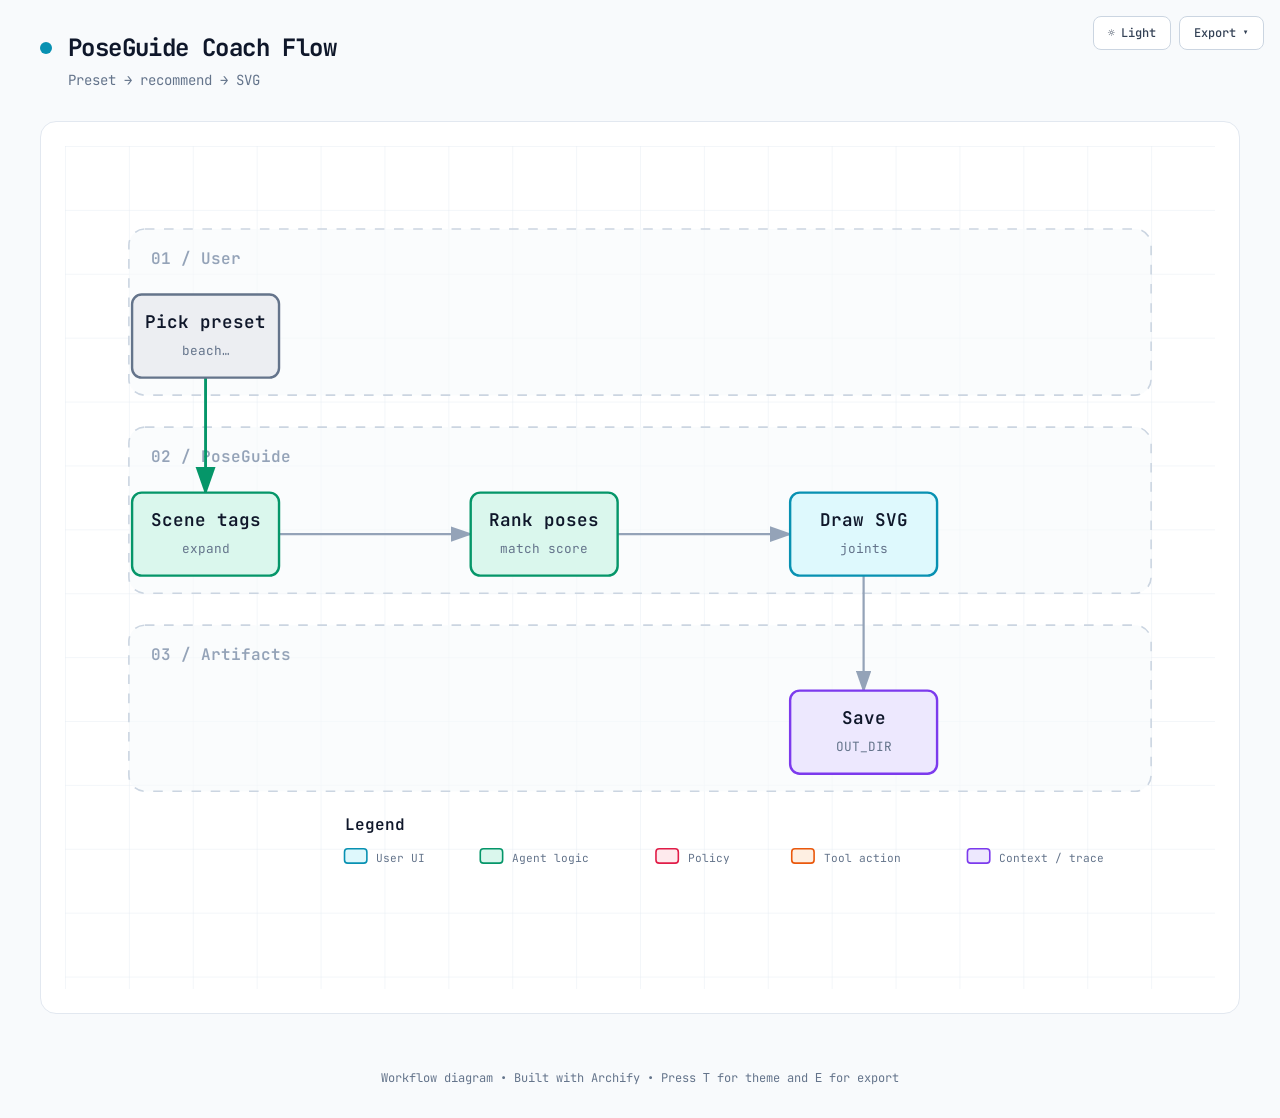
<file: docs/diagrams/workflow.html>
<!DOCTYPE html>
<html lang="en" data-theme="dark">
<head>
  <meta charset="UTF-8">
  <meta name="viewport" content="width=device-width, initial-scale=1.0">
  <meta name="generator" content="archify 2.6.0">
  <title>PoseGuide Coach Flow Diagram</title>
  <script>
    // Resolve the theme before first paint so light-preference users don't
    // see a dark flash. The toolbar script below re-applies with UI state.
    (function () {
      try {
        var theme = null;
        try {
          var param = new URLSearchParams(window.location.search).get('theme');
          if (param === 'light' || param === 'dark') theme = param;
        } catch (_) {}
        if (!theme) {
          try { theme = localStorage.getItem('archify-theme'); } catch (_) {}
        }
        if (theme !== 'light' && theme !== 'dark') {
          theme = window.matchMedia('(prefers-color-scheme: light)').matches ? 'light' : 'dark';
        }
        document.documentElement.setAttribute('data-theme', theme);
      } catch (_) {}
    })();
  </script>
  <!-- Async font load: a blackholed network must not block first paint.
       The body font stack falls back to system monospace until it lands. -->
  <link rel="preconnect" href="https://fonts.gstatic.com" crossorigin>
  <link href="https://fonts.googleapis.com/css2?family=JetBrains+Mono:wght@400;500;600;700&display=swap"
        rel="stylesheet" media="print" onload="this.media='all'">
  <noscript>
    <link href="https://fonts.googleapis.com/css2?family=JetBrains+Mono:wght@400;500;600;700&display=swap" rel="stylesheet">
  </noscript>
  <style>
    /* ==========================================================
       THEME VARIABLES — switch by toggling [data-theme] on <html>
       ========================================================== */
    :root,
    [data-theme="dark"] {
      --bg: #020617;
      --grid: #1e293b;
      --text: #ffffff;
      --text-muted: #94a3b8;
      --text-dim: #475569;
      /* UI chrome (menu hints, footer) needs more contrast than SVG .t-dim accents */
      --text-faint: #7d8da1;

      --panel: rgba(15, 23, 42, 0.5);
      --panel-border: #1e293b;
      --lane-fill: rgba(15, 23, 42, 0.22);
      --lane-stroke: #334155;

      --arrow: #64748b;
      --arrow-emphasis: #34d399;

      /* Opaque mask color used behind semi-transparent component fills
         so the arrows drawn underneath are properly hidden. */
      --mask: #0f172a;

      --frontend-fill:    rgba(8, 51, 68, 0.4);
      --frontend-stroke:  #22d3ee;
      --backend-fill:     rgba(6, 78, 59, 0.4);
      --backend-stroke:   #34d399;
      --database-fill:    rgba(76, 29, 149, 0.4);
      --database-stroke:  #a78bfa;
      --cloud-fill:       rgba(120, 53, 15, 0.3);
      --cloud-stroke:     #fbbf24;
      --security-fill:    rgba(136, 19, 55, 0.4);
      --security-stroke:  #fb7185;
      --messagebus-fill:  rgba(251, 146, 60, 0.3);
      --messagebus-stroke:#fb923c;
      --external-fill:    rgba(30, 41, 59, 0.5);
      --external-stroke:  #94a3b8;

      --toolbar-bg:       rgba(15, 23, 42, 0.8);
      --toolbar-border:   #334155;
      --toolbar-text:     #e2e8f0;
      --toolbar-hover:    rgba(15, 23, 42, 0.95);
      --toolbar-menu-bg:  #0f172a;
    }

    [data-theme="light"] {
      --bg: #f8fafc;
      --grid: #e2e8f0;
      --text: #0f172a;
      --text-muted: #64748b;
      --text-dim: #94a3b8;
      --text-faint: #64748b;

      --panel: #ffffff;
      --panel-border: #e2e8f0;
      --lane-fill: rgba(248, 250, 252, 0.65);
      --lane-stroke: #cbd5e1;

      --arrow: #94a3b8;
      --arrow-emphasis: #059669;

      --mask: #ffffff;

      --frontend-fill:    rgba(34, 211, 238, 0.15);
      --frontend-stroke:  #0891b2;
      --backend-fill:     rgba(52, 211, 153, 0.18);
      --backend-stroke:   #059669;
      --database-fill:    rgba(167, 139, 250, 0.2);
      --database-stroke:  #7c3aed;
      --cloud-fill:       rgba(251, 191, 36, 0.18);
      --cloud-stroke:     #d97706;
      --security-fill:    rgba(251, 113, 133, 0.15);
      --security-stroke:  #e11d48;
      --messagebus-fill:  rgba(251, 146, 60, 0.15);
      --messagebus-stroke:#ea580c;
      --external-fill:    rgba(148, 163, 184, 0.18);
      --external-stroke:  #64748b;

      --toolbar-bg:       rgba(255, 255, 255, 0.92);
      --toolbar-border:   #cbd5e1;
      --toolbar-text:     #334155;
      --toolbar-hover:    #ffffff;
      --toolbar-menu-bg:  #ffffff;
    }

    * { margin: 0; padding: 0; box-sizing: border-box; }

    body {
      font-family: 'JetBrains Mono', ui-monospace, SFMono-Regular, Menlo, Consolas, 'DejaVu Sans Mono', 'Liberation Mono', 'Noto Sans Mono CJK SC', 'PingFang SC', 'Hiragino Sans GB', 'Microsoft YaHei', monospace;
      background: var(--bg);
      min-height: 100vh;
      padding: 2rem;
      color: var(--text);
      transition: background 0.2s ease, color 0.2s ease;
    }

    .container { max-width: 1200px; margin: 0 auto; }

    .header { margin-bottom: 2rem; }

    .header-row {
      display: flex;
      align-items: center;
      gap: 1rem;
      margin-bottom: 0.5rem;
    }

    .pulse-dot {
      width: 12px;
      height: 12px;
      background: var(--frontend-stroke);
      border-radius: 50%;
      animation: pulse 2s infinite;
    }

    @keyframes pulse {
      0%, 100% { opacity: 1; }
      50% { opacity: 0.5; }
    }

    h1 {
      font-size: 1.5rem;
      font-weight: 700;
      letter-spacing: -0.025em;
    }

    .subtitle {
      color: var(--text-muted);
      font-size: 0.875rem;
      margin-left: 1.75rem;
    }

    .diagram-container {
      background: var(--panel);
      border-radius: 1rem;
      border: 1px solid var(--panel-border);
      padding: 1.5rem;
      overflow-x: auto;
    }

    svg {
      width: 100%;
      min-width: min(900px, 100%);
      display: block;
    }

    .cards {
      display: grid;
      grid-template-columns: repeat(auto-fit, minmax(280px, 1fr));
      gap: 1rem;
      margin-top: 2rem;
    }

    .card {
      background: var(--panel);
      border-radius: 0.75rem;
      border: 1px solid var(--panel-border);
      padding: 1.25rem;
    }

    .card-header {
      display: flex;
      align-items: center;
      gap: 0.5rem;
      margin-bottom: 0.75rem;
    }

    .card-dot {
      width: 8px;
      height: 8px;
      border-radius: 50%;
    }

    .card-dot.cyan     { background: var(--frontend-stroke); }
    .card-dot.emerald  { background: var(--backend-stroke); }
    .card-dot.violet   { background: var(--database-stroke); }
    .card-dot.amber    { background: var(--cloud-stroke); }
    .card-dot.rose     { background: var(--security-stroke); }
    .card-dot.orange   { background: var(--messagebus-stroke); }
    .card-dot.slate    { background: var(--external-stroke); }

    .card h3 { font-size: 0.875rem; font-weight: 600; color: var(--text); }

    .card ul {
      list-style: none;
      color: var(--text-muted);
      font-size: 0.75rem;
    }

    .card li { margin-bottom: 0.375rem; }

    .footer {
      text-align: center;
      margin-top: 1.5rem;
      color: var(--text-faint);
      font-size: 0.75rem;
    }

    /* ==========================================================
       Print stylesheet — hide interactive controls, force light,
       drop the grid so the diagram doesn't waste ink, use landscape
       so wide diagrams fit, pack summary cards into 2 columns to
       avoid an orphan card on a trailing page.
       ========================================================== */
    @page { size: landscape; margin: 1.5cm; }

    @media print {
      /* Force the FULL light palette — including component fills/strokes and
         lane/arrow colors — so printing from dark theme doesn't put neon
         strokes and translucent dark fills on white paper. */
      :root, [data-theme="dark"], [data-theme="light"] {
        --bg: #ffffff;
        --grid: transparent;
        --panel: #ffffff;
        --panel-border: #e2e8f0;
        --text: #0f172a;
        --text-muted: #475569;
        --text-dim: #94a3b8;
        --text-faint: #64748b;
        --mask: #ffffff;
        --lane-fill: rgba(248, 250, 252, 0.65);
        --lane-stroke: #cbd5e1;
        --arrow: #94a3b8;
        --arrow-emphasis: #059669;
        --frontend-fill:    rgba(34, 211, 238, 0.15);
        --frontend-stroke:  #0891b2;
        --backend-fill:     rgba(52, 211, 153, 0.18);
        --backend-stroke:   #059669;
        --database-fill:    rgba(167, 139, 250, 0.2);
        --database-stroke:  #7c3aed;
        --cloud-fill:       rgba(251, 191, 36, 0.18);
        --cloud-stroke:     #d97706;
        --security-fill:    rgba(251, 113, 133, 0.15);
        --security-stroke:  #e11d48;
        --messagebus-fill:  rgba(251, 146, 60, 0.15);
        --messagebus-stroke:#ea580c;
        --external-fill:    rgba(148, 163, 184, 0.18);
        --external-stroke:  #64748b;
      }
      body { background: #ffffff !important; padding: 0; }
      .container { max-width: none; }
      .toolbar, .archify-toast, .no-print { display: none !important; }
      .diagram-container, .card { box-shadow: none; border-color: #e2e8f0; }
      .cards { grid-template-columns: 1fr 1fr; }
      /* Ensure elements break sensibly across pages */
      .card { break-inside: avoid; page-break-inside: avoid; }
      .diagram-container { break-inside: avoid; page-break-inside: avoid; }
      h1, .subtitle { color: #0f172a; }
    }

    /* ==========================================================
       TOOLBAR (theme toggle + export menu)
       ========================================================== */
    .toolbar {
      position: fixed;
      top: 1rem;
      right: 1rem;
      display: flex;
      gap: 0.5rem;
      z-index: 100;
    }
    .toolbar button {
      background: var(--toolbar-bg);
      color: var(--toolbar-text);
      border: 1px solid var(--toolbar-border);
      padding: 0.5rem 0.875rem;
      border-radius: 0.5rem;
      font-family: inherit;
      font-size: 0.75rem;
      font-weight: 500;
      cursor: pointer;
      backdrop-filter: blur(8px);
      transition: background 0.15s, border-color 0.15s;
      display: inline-flex;
      align-items: center;
      gap: 0.375rem;
    }
    .toolbar button:hover {
      background: var(--toolbar-hover);
      border-color: var(--arrow);
    }
    .toolbar button:focus-visible {
      outline: 2px solid var(--frontend-stroke);
      outline-offset: 2px;
    }
    .toolbar .export-wrap { position: relative; }
    .toolbar .export-menu {
      position: absolute;
      top: calc(100% + 0.375rem);
      right: 0;
      background: var(--toolbar-menu-bg);
      border: 1px solid var(--toolbar-border);
      border-radius: 0.5rem;
      padding: 0.375rem;
      min-width: 160px;
      display: none;
      flex-direction: column;
      box-shadow: 0 4px 20px rgba(0,0,0,0.25);
    }
    .toolbar .export-menu.open { display: flex; }
    .toolbar .export-menu button {
      background: transparent;
      border: 0;
      justify-content: space-between;
      width: 100%;
      text-align: left;
      padding: 0.5rem 0.75rem;
    }
    .toolbar .export-menu button:hover {
      background: var(--toolbar-hover);
    }
    .toolbar .export-menu .hint {
      color: var(--text-faint);
      font-size: 0.625rem;
    }
    .toolbar .export-menu hr {
      border: 0;
      border-top: 1px solid var(--toolbar-border);
      margin: 0.25rem 0.375rem;
      opacity: 0.5;
    }

    /* Toast — brief feedback for actions like "copied" */
    .archify-toast {
      position: fixed;
      top: 1rem;
      left: 50%;
      transform: translateX(-50%) translateY(-8px);
      background: var(--toolbar-menu-bg);
      color: var(--text);
      border: 1px solid var(--toolbar-border);
      padding: 0.5rem 1rem;
      border-radius: 0.5rem;
      font-family: inherit;
      font-size: 0.75rem;
      opacity: 0;
      transition: opacity 0.2s, transform 0.2s;
      z-index: 200;
      pointer-events: none;
      box-shadow: 0 4px 20px rgba(0,0,0,0.25);
    }
    .archify-toast.show {
      opacity: 1;
      transform: translateX(-50%) translateY(0);
    }

    @media (max-width: 720px) {
      body { padding: 1rem; }
      .toolbar {
        position: static;
        justify-content: flex-end;
        margin-bottom: 1rem;
      }
      .header { margin-bottom: 1.25rem; }
      .header-row {
        gap: 0.75rem;
        align-items: flex-start;
      }
      h1 {
        font-size: 1.25rem;
        line-height: 1.25;
      }
      .subtitle {
        margin-left: 0;
        font-size: 0.8125rem;
        line-height: 1.55;
      }
      .diagram-container {
        padding: 0.75rem;
        border-radius: 0.75rem;
      }
      .cards {
        grid-template-columns: 1fr;
        margin-top: 1rem;
      }
    }

    /* ==========================================================
       SVG SEMANTIC CLASSES — use these instead of inline fill/stroke
       ========================================================== */
    .c-grid       { stroke: var(--grid); fill: none; }
    .c-mask       { fill: var(--mask); stroke: none; }

    .c-frontend   { fill: var(--frontend-fill);   stroke: var(--frontend-stroke); }
    .c-backend    { fill: var(--backend-fill);    stroke: var(--backend-stroke); }
    .c-database   { fill: var(--database-fill);   stroke: var(--database-stroke); }
    .c-cloud      { fill: var(--cloud-fill);      stroke: var(--cloud-stroke); }
    .c-security   { fill: var(--security-fill);   stroke: var(--security-stroke); }
    .c-messagebus { fill: var(--messagebus-fill); stroke: var(--messagebus-stroke); }
    .c-external   { fill: var(--external-fill);   stroke: var(--external-stroke); }

    /* Text helpers */
    .t-primary { fill: var(--text); }
    .t-muted   { fill: var(--text-muted); }
    .t-dim     { fill: var(--text-dim); }
    .t-frontend   { fill: var(--frontend-stroke); }
    .t-backend    { fill: var(--backend-stroke); }
    .t-database   { fill: var(--database-stroke); }
    .t-cloud      { fill: var(--cloud-stroke); }
    .t-security   { fill: var(--security-stroke); }
    .t-messagebus { fill: var(--messagebus-stroke); }
    .t-external   { fill: var(--external-stroke); }

    /* Arrows */
    .a-default   { stroke: var(--arrow); fill: none; }
    .a-emphasis  { stroke: var(--arrow-emphasis); fill: none; }
    .a-security  { stroke: var(--security-stroke); fill: none; stroke-dasharray: 5,5; }
    .a-dashed    { stroke: var(--database-stroke); fill: none; stroke-dasharray: 4,4; }

    /* Arrowhead markers reference these */
    .m-default   { fill: var(--arrow); }
    .m-emphasis  { fill: var(--arrow-emphasis); }
    .m-security  { fill: var(--security-stroke); }
    .m-dashed    { fill: var(--database-stroke); }

    /* Dashed boundary variants */
    .c-security-group { fill: transparent; stroke: var(--security-stroke); stroke-dasharray: 4,4; }
    .c-region         { fill: rgba(251, 191, 36, 0.05); stroke: var(--cloud-stroke); stroke-dasharray: 8,4; }
    .c-lane           { fill: var(--lane-fill); stroke: var(--lane-stroke); stroke-dasharray: 6,6; }
  </style>
</head>
<body>
  <!-- Toolbar: theme toggle + export menu (present on every generated diagram)
       Keyboard: T toggles theme, E opens export menu (when no input focused) -->
  <div class="toolbar" role="toolbar" aria-label="Diagram actions">
    <button id="btn-theme" type="button"
            title="Toggle theme (T)"
            aria-label="Toggle color theme"
            aria-pressed="false">
      <span id="theme-icon" aria-hidden="true">&#9790;</span>
      <span id="theme-label">Dark</span>
    </button>
    <div class="export-wrap">
      <button id="btn-export" type="button"
              title="Export diagram (E)"
              aria-label="Export diagram"
              aria-haspopup="menu"
              aria-expanded="false"
              aria-controls="export-menu">
        Export <span aria-hidden="true">&#9662;</span>
      </button>
      <div class="export-menu" id="export-menu" role="menu" aria-label="Export">
        <button data-action="copy"  type="button" role="menuitem" tabindex="-1">Copy to clipboard <span class="hint">PNG</span></button>
        <hr role="separator">
        <button data-format="png"   type="button" role="menuitem" tabindex="-1">Download PNG</button>
        <button data-format="jpeg"  type="button" role="menuitem" tabindex="-1">Download JPEG</button>
        <button data-format="webp"  type="button" role="menuitem" tabindex="-1">Download WebP</button>
        <hr role="separator">
        <button data-format="svg"   type="button" role="menuitem" tabindex="-1">Download SVG <span class="hint">vector</span></button>
      </div>
    </div>
  </div>

  <div class="container">
    <!-- Header -->
    <div class="header">
      <div class="header-row">
        <div class="pulse-dot"></div>
        <h1>PoseGuide Coach Flow</h1>
      </div>
      <p class="subtitle">Preset → recommend → SVG</p>
    </div>

    <!-- Main Diagram -->
    <div class="diagram-container">
      <svg viewBox="0 0 720 528" role="img" aria-label="PoseGuide Coach Flow — Preset → recommend → SVG (workflow diagram)">
        <!-- Definitions -->
        <defs>
          <marker id="arrowhead" markerWidth="10" markerHeight="7" refX="9" refY="3.5" orient="auto">
            <polygon points="0 0, 10 3.5, 0 7" class="m-default" />
          </marker>
          <marker id="arrowhead-emphasis" markerWidth="10" markerHeight="7" refX="9" refY="3.5" orient="auto">
            <polygon points="0 0, 10 3.5, 0 7" class="m-emphasis" />
          </marker>
          <marker id="arrowhead-security" markerWidth="10" markerHeight="7" refX="9" refY="3.5" orient="auto">
            <polygon points="0 0, 10 3.5, 0 7" class="m-security" />
          </marker>
          <marker id="arrowhead-dashed" markerWidth="10" markerHeight="7" refX="9" refY="3.5" orient="auto">
            <polygon points="0 0, 10 3.5, 0 7" class="m-dashed" />
          </marker>
          <pattern id="grid" width="40" height="40" patternUnits="userSpaceOnUse">
            <path d="M 40 0 L 0 0 0 40" class="c-grid" stroke-width="0.5"/>
          </pattern>
        </defs>

        <!-- Background Grid -->
        <rect width="100%" height="100%" fill="url(#grid)" />

        <!-- Swimlanes -->
        <rect x="40" y="52" width="640" height="104" rx="10" class="c-lane" stroke-width="1"/>
        <text x="54" y="74" class="t-dim" font-size="10" font-weight="600">01 / User</text>

        <rect x="40" y="176" width="640" height="104" rx="10" class="c-lane" stroke-width="1"/>
        <text x="54" y="198" class="t-dim" font-size="10" font-weight="600">02 / PoseGuide</text>

        <rect x="40" y="300" width="640" height="104" rx="10" class="c-lane" stroke-width="1"/>
        <text x="54" y="322" class="t-dim" font-size="10" font-weight="600">03 / Artifacts</text>

        <!-- Edge paths -->
        <path d="M 88 145 L 88 166 L 88 166 L 88 217" class="a-emphasis" stroke-width="1.8" marker-end="url(#arrowhead-emphasis)"/>
        <path d="M 134 243 L 254 243" class="a-default" stroke-width="1.4" marker-end="url(#arrowhead)"/>
        <path d="M 346 243 L 454 243" class="a-default" stroke-width="1.4" marker-end="url(#arrowhead)"/>
        <path d="M 500 269 L 500 290 L 500 290 L 500 341" class="a-default" stroke-width="1.4" marker-end="url(#arrowhead)"/>

        <!-- Nodes -->
        <rect x="42" y="93" width="92" height="52" rx="6" class="c-mask"/>
        <rect x="42" y="93" width="92" height="52" rx="6" class="c-external" stroke-width="1.5"/>
        <text x="88" y="114" class="t-primary" font-size="11" font-weight="600" text-anchor="middle">Pick preset</text>
        <text x="88" y="131" class="t-muted" font-size="8" text-anchor="middle">beach…</text>

        <rect x="42" y="217" width="92" height="52" rx="6" class="c-mask"/>
        <rect x="42" y="217" width="92" height="52" rx="6" class="c-backend" stroke-width="1.5"/>
        <text x="88" y="238" class="t-primary" font-size="11" font-weight="600" text-anchor="middle">Scene tags</text>
        <text x="88" y="255" class="t-muted" font-size="8" text-anchor="middle">expand</text>

        <rect x="254" y="217" width="92" height="52" rx="6" class="c-mask"/>
        <rect x="254" y="217" width="92" height="52" rx="6" class="c-backend" stroke-width="1.5"/>
        <text x="300" y="238" class="t-primary" font-size="11" font-weight="600" text-anchor="middle">Rank poses</text>
        <text x="300" y="255" class="t-muted" font-size="8" text-anchor="middle">match score</text>

        <rect x="454" y="217" width="92" height="52" rx="6" class="c-mask"/>
        <rect x="454" y="217" width="92" height="52" rx="6" class="c-frontend" stroke-width="1.5"/>
        <text x="500" y="238" class="t-primary" font-size="11" font-weight="600" text-anchor="middle">Draw SVG</text>
        <text x="500" y="255" class="t-muted" font-size="8" text-anchor="middle">joints</text>

        <rect x="454" y="341" width="92" height="52" rx="6" class="c-mask"/>
        <rect x="454" y="341" width="92" height="52" rx="6" class="c-database" stroke-width="1.5"/>
        <text x="500" y="362" class="t-primary" font-size="11" font-weight="600" text-anchor="middle">Save</text>
        <text x="500" y="379" class="t-muted" font-size="8" text-anchor="middle">OUT_DIR</text>

        <!-- Edge labels -->





        <!-- Legend -->
        <text x="175" y="428" class="t-primary" font-size="10" font-weight="600">Legend</text>
        <rect x="175" y="440" width="14" height="9" rx="2" class="c-frontend" stroke-width="1"/>
        <text x="195" y="448" class="t-muted" font-size="7">User UI</text>
        <rect x="260" y="440" width="14" height="9" rx="2" class="c-backend" stroke-width="1"/>
        <text x="280" y="448" class="t-muted" font-size="7">Agent logic</text>
        <rect x="370" y="440" width="14" height="9" rx="2" class="c-security" stroke-width="1"/>
        <text x="390" y="448" class="t-muted" font-size="7">Policy</text>
        <rect x="455" y="440" width="14" height="9" rx="2" class="c-messagebus" stroke-width="1"/>
        <text x="475" y="448" class="t-muted" font-size="7">Tool action</text>
        <rect x="565" y="440" width="14" height="9" rx="2" class="c-database" stroke-width="1"/>
        <text x="585" y="448" class="t-muted" font-size="7">Context / trace</text>
      </svg>
    </div>

    <!-- Info Cards -->
    <div class="cards">

    </div>

    <!-- Footer -->
    <p class="footer">
      Workflow diagram &bull; Built with Archify<span class="no-print"> &bull; Press <kbd>T</kbd> for theme and <kbd>E</kbd> for export</span>
    </p>
  </div>

  <script>
    /* ============================================================
       Theme toggle — persists to localStorage, respects system pref
       ============================================================ */
    var Archify = {};

    Archify.theme = (function () {
      var STORAGE_KEY = 'archify-theme';
      var html = document.documentElement;
      var btn = document.getElementById('btn-theme');
      var icon = document.getElementById('theme-icon');
      var label = document.getElementById('theme-label');

      // localStorage can throw (blocked cookies, sandboxed iframes); the whole
      // script element dies on an uncaught error, so guard every access.
      function readStored() {
        try { return localStorage.getItem(STORAGE_KEY); } catch (_) { return null; }
      }
      function writeStored(value) {
        try { localStorage.setItem(STORAGE_KEY, value); } catch (_) {}
      }
      function urlOverride() {
        // URL param wins (useful for deterministic screenshots / share links)
        try {
          var param = new URLSearchParams(window.location.search).get('theme');
          if (param === 'light' || param === 'dark') return param;
        } catch (_) {}
        return null;
      }

      function resolveInitial() {
        var fromUrl = urlOverride();
        if (fromUrl) return fromUrl;
        var saved = readStored();
        if (saved === 'light' || saved === 'dark') return saved;
        return window.matchMedia('(prefers-color-scheme: light)').matches ? 'light' : 'dark';
      }

      function apply(theme) {
        html.setAttribute('data-theme', theme);
        icon.textContent = theme === 'dark' ? '\u263E' : '\u263C';
        label.textContent = theme === 'dark' ? 'Dark' : 'Light';
        btn.setAttribute('aria-pressed', theme === 'light' ? 'true' : 'false');
      }

      function toggle() {
        var next = html.getAttribute('data-theme') === 'dark' ? 'light' : 'dark';
        apply(next);
        writeStored(next);
      }

      apply(resolveInitial());
      btn.addEventListener('click', toggle);

      // Follow live OS theme changes while the user has no explicit preference.
      try {
        var media = window.matchMedia('(prefers-color-scheme: light)');
        var onChange = function (e) {
          var saved = readStored();
          if (urlOverride() || saved === 'light' || saved === 'dark') return;
          apply(e.matches ? 'light' : 'dark');
        };
        if (media.addEventListener) media.addEventListener('change', onChange);
        else if (media.addListener) media.addListener(onChange);
      } catch (_) {}

      return { toggle: toggle };
    })();

    /* ============================================================
       Export — PNG / JPEG / WebP / SVG (download) and Copy PNG (clipboard)

       Raster exports are always rendered at 4x source resolution for
       maximum sharpness. The trick: we set the serialized SVG's
       `width`/`height` to viewBox * 4 so the browser rasterizes the
       vectors at that resolution natively. drawImage then draws at
       the image's natural size (no upscaling = no blur).

       JPEG/WebP paint the current theme's background explicitly since
       those formats have no alpha channel.
       ============================================================ */
    (function () {
      var RASTER_SCALE = 4;

      function diagramFilename() {
        var title = (document.title || 'diagram')
          .replace(/\s+Architecture(\s+Diagram)?$/i, '')
          .replace(/\s+Diagram$/i, '')
          .trim();
        return title.replace(/[^a-z0-9_\-]+/gi, '-')
                    .toLowerCase()
                    .replace(/^-+|-+$/g, '') || 'diagram';
      }

      function currentBg() {
        return getComputedStyle(document.body).backgroundColor || '#ffffff';
      }

      /**
       * Serialize the main SVG into a standalone document.
       *
       * Two modes:
       * - Default (opts.autoTheme=false) — locks the serialized SVG to the
       *   viewer's current theme. Used by the raster pipeline
       *   (PNG/JPEG/WebP/clipboard) because canvas rasterization needs
       *   deterministic colors; a raster cannot react to
       *   prefers-color-scheme after encoding.
       * - autoTheme=true — emits BOTH dark and light variable sets plus a
       *   `@media (prefers-color-scheme)` rule so the resulting SVG
       *   self-themes when embedded in GitHub READMEs or other hosts that
       *   expose a color scheme. Used for "Download SVG".
       */
      function serializeSvg(scale, opts) {
        // scale: integer multiplier for intrinsic SVG pixel dimensions used by
        // the raster path. Defaults to 1 (natural size) for SVG download.
        scale = scale || 1;
        opts = opts || {};
        var autoTheme = opts.autoTheme === true;

        var svg = document.querySelector('.diagram-container svg');
        var clone = svg.cloneNode(true);

        var vb = svg.viewBox.baseVal;
        // Scale width/height so the browser rasterizes the vectors at target
        // resolution directly. viewBox stays unchanged so coordinates don't
        // shift. This is the key to sharp rasters — do NOT scale later via
        // canvas upscaling.
        clone.setAttribute('width', vb.width * scale);
        clone.setAttribute('height', vb.height * scale);
        clone.setAttribute('xmlns', 'http://www.w3.org/2000/svg');

        // Only the SVG-relevant rules: semantic classes, markers, and the
        // theme variable blocks. Toolbar/cards/print CSS can never apply
        // inside a standalone SVG and would only bloat the export.
        var hostStyle = (function () {
          var out = [];
          Array.prototype.forEach.call(document.styleSheets, function (sheet) {
            var rules;
            try { rules = sheet.cssRules; } catch (_) { return; } // cross-origin
            if (!rules) return;
            Array.prototype.forEach.call(rules, function (rule) {
              if (rule.type !== 1) return; // plain style rules only
              var sel = rule.selectorText || '';
              if (/(^|,)\s*(svg|:root|\[data-theme|\.c-|\.t-|\.a-|\.m-)/.test(sel)) {
                out.push(rule.cssText);
              }
            });
          });
          return out.join('\n');
        })();

        // Derive the variable list from the stylesheet so newly added theme
        // variables can never be missed by the export pipeline again
        // (--lane-fill/--lane-stroke once were).
        var varNames = (function () {
          var seen = {};
          var names = [];
          (hostStyle.match(/--[a-zA-Z0-9-]+(?=\s*:)/g) || []).forEach(function (n) {
            if (!seen[n]) { seen[n] = true; names.push(n); }
          });
          return names;
        })();

        // Resolve the full variable set for a given data-theme via an
        // off-DOM probe, independent of what the viewer is currently set to.
        function resolveVars(themeAttr) {
          var probe = document.createElement('div');
          probe.setAttribute('data-theme', themeAttr);
          probe.style.cssText = 'position:absolute;width:0;height:0;visibility:hidden;';
          document.body.appendChild(probe);
          try {
            var c = getComputedStyle(probe);
            return varNames.map(function (n) {
              return n + ': ' + c.getPropertyValue(n).trim() + ';';
            }).join(' ');
          } finally {
            document.body.removeChild(probe);
          }
        }

        // Prepend a local()-only @font-face block for each weight so that the
        // sandboxed image-rendering context used during PNG/JPEG/WebP export
        // can find JetBrains Mono if the user has it installed locally, and
        // falls through cleanly to the monospace stack otherwise. The usual
        // Google-Fonts <link> in the host document is unreachable from the
        // serialized SVG, so url()-sourced faces would just hang.
        var fontFallback = [400, 500, 600, 700].map(function (w) {
          return "@font-face { font-family: 'JetBrains Mono'; font-weight: " + w +
                 "; src: local('JetBrains Mono'), local('JetBrainsMono-Regular'); }";
        }).join('\n');

        var style = document.createElementNS('http://www.w3.org/2000/svg', 'style');
        var bgRect = document.createElementNS('http://www.w3.org/2000/svg', 'rect');
        bgRect.setAttribute('width', '100%');
        bgRect.setAttribute('height', '100%');

        if (autoTheme) {
          // Dual-theme SVG. Dark is the default (so hosts without
          // prefers-color-scheme still render), light swaps in via media
          // query, and svg[data-theme="..."] still lets downstream
          // consumers force a specific theme.
          var darkVars = resolveVars('dark');
          var lightVars = resolveVars('light');

          style.textContent =
            fontFallback + "\n" +
            "svg { font-family: 'JetBrains Mono', ui-monospace, SFMono-Regular, Menlo, Consolas, 'DejaVu Sans Mono', 'Liberation Mono', 'Noto Sans Mono CJK SC', 'PingFang SC', 'Hiragino Sans GB', 'Microsoft YaHei', monospace; }\n" +
            hostStyle + "\n" +
            ":root, svg { " + darkVars + " }\n" +
            "@media (prefers-color-scheme: light) { :root, svg { " + lightVars + " } }\n" +
            "svg[data-theme=\"light\"] { " + lightVars + " }\n" +
            "svg[data-theme=\"dark\"] { " + darkVars + " }\n" +
            "rect.c-bg-rect { fill: var(--bg); }\n";

          // Don't lock the serialized SVG to the viewer's current theme.
          clone.removeAttribute('data-theme');
          // Background follows the CSS variable, not a fixed color, so it
          // swaps with the media query.
          bgRect.setAttribute('class', 'c-bg-rect');
        } else {
          // Raster path: lock to the viewer's current theme.
          var theme = document.documentElement.getAttribute('data-theme') || 'dark';
          var themeHost = document.querySelector('[data-theme="' + theme + '"]') || document.documentElement;
          var computed = getComputedStyle(themeHost);
          var vars = varNames.map(function (n) {
            return n + ': ' + computed.getPropertyValue(n).trim() + ';';
          }).join(' ');

          // IMPORTANT: inject the resolved variables AFTER hostStyle,
          // otherwise hostStyle's ":root, [data-theme=\"dark\"] { ... }" rule
          // overrides our chosen theme via later-in-cascade equal-specificity.
          // Keep this order.
          style.textContent =
            fontFallback + "\n" +
            "svg { font-family: 'JetBrains Mono', ui-monospace, SFMono-Regular, Menlo, Consolas, 'DejaVu Sans Mono', 'Liberation Mono', 'Noto Sans Mono CJK SC', 'PingFang SC', 'Hiragino Sans GB', 'Microsoft YaHei', monospace; }\n" +
            hostStyle + "\n" +
            ":root, svg { " + vars + " }\n";

          bgRect.setAttribute('fill', computed.getPropertyValue('--bg').trim() || '#ffffff');
        }

        clone.insertBefore(style, clone.firstChild);
        clone.insertBefore(bgRect, style.nextSibling);

        return {
          svgString: new XMLSerializer().serializeToString(clone),
          width: vb.width * scale,
          height: vb.height * scale
        };
      }

      function download(blob, filename) {
        var url = URL.createObjectURL(blob);
        var a = document.createElement('a');
        a.href = url;
        a.download = filename;
        document.body.appendChild(a);
        a.click();
        a.remove();
        setTimeout(function () { URL.revokeObjectURL(url); }, 1000);
      }

      // Conservative upper bound on total canvas pixels. Older Safari on iOS
      // silently produces a blank canvas above ~16 Mpx; Chrome / Firefox /
      // desktop Safari are far higher but start failing on memory-constrained
      // devices. We pick the largest integer scale in {4,3,2,1} whose target
      // pixel count fits under this cap.
      var MAX_CANVAS_PIXELS = 16 * 1024 * 1024;

      function pickSafeScale(vbW, vbH) {
        for (var s = RASTER_SCALE; s >= 1; s--) {
          if (vbW * s * vbH * s <= MAX_CANVAS_PIXELS) return s;
        }
        return 1;
      }

      function rasterize(format) {
        // Serialize at a safe scale (RASTER_SCALE=4 by default, reduced if the
        // resulting canvas would exceed MAX_CANVAS_PIXELS). The SVG itself is
        // rasterized at target resolution natively; drawImage draws at natural
        // size — no upsampling blur.
        var svg = document.querySelector('.diagram-container svg');
        var vb = svg.viewBox.baseVal;
        var scale = pickSafeScale(vb.width, vb.height);
        var data = serializeSvg(scale);
        var svgBlob = new Blob([data.svgString], { type: 'image/svg+xml;charset=utf-8' });
        var svgUrl = URL.createObjectURL(svgBlob);

        return new Promise(function (resolve, reject) {
          var img = new Image();
          img.onload = function () {
            var canvas = document.createElement('canvas');
            canvas.width = data.width;
            canvas.height = data.height;
            var ctx = canvas.getContext('2d');
            if (format === 'jpeg') {
              ctx.fillStyle = currentBg();
              ctx.fillRect(0, 0, canvas.width, canvas.height);
            }
            // Draw at natural size — SVG was already rasterized at target res.
            ctx.drawImage(img, 0, 0);
            URL.revokeObjectURL(svgUrl);
            var mime = format === 'jpeg' ? 'image/jpeg' :
                       format === 'webp' ? 'image/webp' : 'image/png';
            var quality = format === 'png' ? undefined : 0.95;
            canvas.toBlob(function (blob) {
              if (!blob) reject(new Error('toBlob returned null for ' + format));
              else resolve(blob);
            }, mime, quality);
          };
          img.onerror = function (e) {
            URL.revokeObjectURL(svgUrl);
            reject(e);
          };
          img.src = svgUrl;
        });
      }

      var menu = document.getElementById('export-menu');
      var btn = document.getElementById('btn-export');
      var items = function () {
        return Array.prototype.slice.call(menu.querySelectorAll('button[role="menuitem"]'));
      };

      // ---- Clipboard support ----------------------------------------------
      function canCopyImage() {
        return typeof ClipboardItem !== 'undefined' &&
               navigator.clipboard &&
               typeof navigator.clipboard.write === 'function';
      }

      // ---- Raster format detection ----------------------------------------
      // canvas.toBlob('image/webp') silently returns a PNG on browsers without
      // WebP encoding (older Safari), so detect explicitly.
      function supports(format) {
        if (format === 'svg' || format === 'png') return true;
        var mime = format === 'jpeg' ? 'image/jpeg' : 'image/webp';
        try {
          var c = document.createElement('canvas');
          c.width = c.height = 2;
          return c.toDataURL(mime).indexOf('data:' + mime) === 0;
        } catch (_) { return false; }
      }

      // Gray out unsupported items.
      items().forEach(function (it) {
        if (it.dataset.format && !supports(it.dataset.format)) {
          it.disabled = true;
          it.title = 'Not supported by this browser';
          it.style.opacity = '0.5';
        }
        if (it.dataset.action === 'copy' && !canCopyImage()) {
          it.disabled = true;
          it.title = 'Clipboard image write not supported by this browser';
          it.style.opacity = '0.5';
        }
      });

      // ---- Toast ----------------------------------------------------------
      // A live region only announces CHANGES to an existing node, so the toast
      // element is created once up front and updated in place.
      var toastEl = document.createElement('div');
      toastEl.className = 'archify-toast';
      toastEl.setAttribute('role', 'status');
      document.body.appendChild(toastEl);
      var toastTimer = null;

      function toast(msg) {
        toastEl.textContent = '';
        requestAnimationFrame(function () {
          toastEl.textContent = msg;
          toastEl.classList.add('show');
        });
        clearTimeout(toastTimer);
        toastTimer = setTimeout(function () { toastEl.classList.remove('show'); }, 1500);
      }

      function open(focusLast) {
        menu.classList.add('open');
        btn.setAttribute('aria-expanded', 'true');
        var available = items().filter(function (i) { return !i.disabled; });
        var target = focusLast ? available[available.length - 1] : available[0];
        if (target) target.focus();
      }
      function close(focusTrigger) {
        menu.classList.remove('open');
        btn.setAttribute('aria-expanded', 'false');
        if (focusTrigger) btn.focus();
      }
      function isOpen() { return menu.classList.contains('open'); }

      btn.addEventListener('click', function (e) {
        e.stopPropagation();
        if (isOpen()) close(false);
        else open();
      });
      // APG menu-button pattern: ArrowDown/ArrowUp on the trigger opens the menu.
      btn.addEventListener('keydown', function (e) {
        if (e.key === 'ArrowDown' || e.key === 'ArrowUp') {
          e.preventDefault();
          if (!isOpen()) open(e.key === 'ArrowUp');
        }
      });
      document.addEventListener('click', function (e) {
        if (!menu.contains(e.target) && e.target !== btn) close(false);
      });

      // Keyboard navigation inside the menu.
      //   Menu items: Up/Down, Home/End.
      //   Esc closes + returns focus to trigger; Tab closes.
      menu.addEventListener('keydown', function (e) {
        if (e.key === 'Escape') { e.preventDefault(); close(true); return; }
        if (e.key === 'Tab')    { close(false); return; }

        var available = items().filter(function (i) { return !i.disabled; });
        var current = available.indexOf(document.activeElement);
        switch (e.key) {
          case 'ArrowDown':
            e.preventDefault();
            if (available.length) available[(current + 1 + available.length) % available.length].focus();
            break;
          case 'ArrowUp':
            e.preventDefault();
            if (available.length) available[(current - 1 + available.length) % available.length].focus();
            break;
          case 'Home':
            e.preventDefault();
            if (available[0]) available[0].focus();
            break;
          case 'End':
            e.preventDefault();
            if (available.length) available[available.length - 1].focus();
            break;
        }
      });

      function runExport(format) {
        var base = diagramFilename();
        close(true);
        return (format === 'svg'
          ? Promise.resolve(serializeSvg(1, { autoTheme: true })).then(function (d) {
              download(new Blob([d.svgString], { type: 'image/svg+xml;charset=utf-8' }), base + '.svg');
            })
          : rasterize(format).then(function (blob) {
              download(blob, base + '.' + format);
            })
        ).catch(function (err) {
          console.error(err);
          alert('Export failed: ' + (err && err.message ? err.message : format));
        });
      }

      function runCopy() {
        close(true);
        if (!canCopyImage()) {
          alert('Clipboard image write not supported in this browser.');
          return;
        }
        // WebKit requires ClipboardItem to be constructed synchronously inside
        // the user gesture — pass the pending Promise<Blob> as the item value.
        // Browsers that reject promise values throw synchronously; fall back
        // to awaiting the blob first (works in Chromium/Firefox).
        var blobPromise = rasterize('png');
        var writePromise;
        try {
          writePromise = navigator.clipboard.write([new ClipboardItem({ 'image/png': blobPromise })]);
        } catch (_) {
          writePromise = blobPromise.then(function (blob) {
            return navigator.clipboard.write([new ClipboardItem({ 'image/png': blob })]);
          });
        }
        return writePromise.then(function () {
          toast('Copied PNG to clipboard');
        }).catch(function (err) {
          console.error(err);
          alert('Copy failed: ' + (err && err.message ? err.message : 'unknown'));
        });
      }

      menu.addEventListener('click', function (e) {
        var copyBtn = e.target.closest('button[data-action="copy"]');
        if (copyBtn && !copyBtn.disabled) { runCopy(); return; }

        var formatBtn = e.target.closest('button[data-format]');
        if (formatBtn && !formatBtn.disabled) { runExport(formatBtn.dataset.format); }
      });

      Archify.exportMenu = { open: open, close: close, isOpen: isOpen, run: runExport };

      // Auto-open on page load for demo/screenshot purposes: ?openExport=1
      // Wait for fonts (so the menu doesn't flash before typography lands)
      // and paint before opening. Fallback timeout for browsers without the
      // Font Loading API.
      try {
        if (new URLSearchParams(window.location.search).get('openExport') === '1') {
          var openWhenReady = function () {
            requestAnimationFrame(function () { requestAnimationFrame(open); });
          };
          if (document.fonts && document.fonts.ready) {
            document.fonts.ready.then(openWhenReady);
          } else {
            setTimeout(openWhenReady, 200);
          }
        }
      } catch (_) {}
    })();

    /* ============================================================
       Global keyboard shortcuts
         T -> toggle theme
         E -> open export menu
       Ignored when focus is inside an input/textarea/contenteditable.
       ============================================================ */
    document.addEventListener('keydown', function (e) {
      if (e.metaKey || e.ctrlKey || e.altKey) return;
      var t = e.target;
      if (t && (t.tagName === 'INPUT' || t.tagName === 'TEXTAREA' || t.isContentEditable)) return;
      if (e.key === 't' || e.key === 'T') {
        e.preventDefault();
        Archify.theme.toggle();
      } else if (e.key === 'e' || e.key === 'E') {
        e.preventDefault();
        if (!Archify.exportMenu.isOpen()) Archify.exportMenu.open();
      }
    });
  </script>
</body>
</html>
</file>
<file: web/styles.css>
:root {
  color-scheme: light;
  --page: #f6f7f4;
  --panel: #ffffff;
  --ink: #1d2522;
  --muted: #66736d;
  --line: #d9ded8;
  --accent: #0e8a63;
  --accent-strong: #08664a;
  --warm: #d87924;
  --sky: #2f6fa3;
  --shadow: 0 16px 40px rgba(29, 37, 34, 0.12);
}

* {
  box-sizing: border-box;
}

body {
  margin: 0;
  min-height: 100vh;
  background: var(--page);
  color: var(--ink);
  font-family: Inter, ui-sans-serif, system-ui, -apple-system, BlinkMacSystemFont, "Segoe UI", sans-serif;
}

button,
input,
select {
  font: inherit;
}

.topbar {
  display: flex;
  align-items: center;
  justify-content: space-between;
  gap: 16px;
  padding: 20px clamp(16px, 4vw, 40px);
  border-bottom: 1px solid var(--line);
  background: rgba(255, 255, 255, 0.9);
  position: sticky;
  top: 0;
  z-index: 10;
  backdrop-filter: blur(12px);
}

.eyebrow {
  margin: 0 0 4px;
  color: var(--accent-strong);
  font-size: 0.78rem;
  font-weight: 700;
  text-transform: uppercase;
}

h1,
h2 {
  margin: 0;
  line-height: 1.1;
  letter-spacing: 0;
}

h1 {
  font-size: clamp(1.6rem, 4vw, 2.4rem);
}

h2 {
  font-size: 1.05rem;
}

.status-pill,
.section-heading output {
  min-height: 34px;
  border: 1px solid var(--line);
  border-radius: 8px;
  padding: 7px 10px;
  color: var(--muted);
  background: #f9faf7;
  font-size: 0.86rem;
}

.workspace {
  display: grid;
  grid-template-columns: minmax(260px, 340px) minmax(320px, 1fr) minmax(280px, 380px);
  gap: 18px;
  padding: 18px clamp(12px, 3vw, 32px) 32px;
}

.controls,
.results {
  display: flex;
  flex-direction: column;
  gap: 16px;
  min-width: 0;
}

.preview {
  min-width: 0;
}

.field,
.tag-field,
.api-row {
  display: flex;
  flex-direction: column;
  gap: 8px;
  padding: 14px;
  border: 1px solid var(--line);
  border-radius: 8px;
  background: var(--panel);
}

.field span,
.tag-field legend,
.switch span {
  color: var(--muted);
  font-size: 0.84rem;
  font-weight: 700;
}

.tag-field {
  margin: 0;
}

.tag-field legend {
  padding: 0;
}

select,
input[type="text"],
input[type="url"],
input[type="file"] {
  width: 100%;
  min-height: 42px;
  border: 1px solid var(--line);
  border-radius: 8px;
  padding: 9px 10px;
  color: var(--ink);
  background: #ffffff;
}

input[type="file"] {
  padding: 8px;
}

.chip-grid {
  display: flex;
  flex-wrap: wrap;
  gap: 8px;
}

.chip {
  min-height: 34px;
  border: 1px solid var(--line);
  border-radius: 8px;
  padding: 6px 9px;
  background: #ffffff;
  color: var(--ink);
  cursor: pointer;
}

.chip.active {
  border-color: rgba(14, 138, 99, 0.45);
  background: rgba(14, 138, 99, 0.1);
  color: var(--accent-strong);
}

.inline-control {
  display: grid;
  grid-template-columns: 1fr auto;
  gap: 8px;
}

.inline-control button,
.primary {
  min-height: 42px;
  border: 0;
  border-radius: 8px;
  padding: 10px 14px;
  color: #ffffff;
  background: var(--accent);
  cursor: pointer;
}

.inline-control button:hover,
.primary:hover {
  background: var(--accent-strong);
}

.api-row {
  display: grid;
  grid-template-columns: auto 1fr;
  align-items: center;
}

.switch {
  display: inline-flex;
  align-items: center;
  gap: 8px;
}

.compact {
  max-width: 160px;
}

.primary {
  width: 100%;
  font-weight: 700;
}

#poseCanvas {
  display: block;
  width: 100%;
  min-height: 520px;
  max-height: calc(100vh - 132px);
  aspect-ratio: 3 / 4;
  border: 1px solid var(--line);
  border-radius: 8px;
  background: #dbe6e0;
  box-shadow: var(--shadow);
}

.section-heading {
  display: flex;
  align-items: center;
  justify-content: space-between;
  gap: 12px;
}

.result-list {
  display: flex;
  flex-direction: column;
  gap: 12px;
  margin: 0;
  padding: 0;
  list-style: none;
}

.result {
  display: grid;
  grid-template-columns: 76px 1fr;
  gap: 12px;
  padding: 12px;
  border: 1px solid var(--line);
  border-radius: 8px;
  background: var(--panel);
}

.result svg {
  width: 76px;
  height: 100px;
  border-radius: 8px;
  background: #f1f5f1;
}

.result h3 {
  margin: 0 0 5px;
  font-size: 1rem;
  letter-spacing: 0;
}

.meta,
.tips {
  margin: 0;
  color: var(--muted);
  font-size: 0.88rem;
  line-height: 1.4;
}

.score {
  color: var(--warm);
  font-weight: 700;
}

@media (max-width: 980px) {
  .workspace {
    grid-template-columns: minmax(0, 1fr);
  }

  #poseCanvas {
    max-height: none;
  }
}

@media (max-width: 560px) {
  .topbar {
    align-items: flex-start;
    flex-direction: column;
  }

  .api-row,
  .inline-control,
  .result {
    grid-template-columns: 1fr;
  }

  .compact {
    max-width: none;
  }
}

/* ─── Tabs ─── */
.tabs {
  display: flex;
  gap: 4px;
  margin-top: 8px;
}

.tab {
  border: 1px solid var(--line);
  border-radius: 8px;
  padding: 6px 14px;
  background: transparent;
  color: var(--muted);
  cursor: pointer;
  font-size: 0.86rem;
  font-weight: 600;
}

.tab.active {
  border-color: var(--accent);
  background: rgba(14, 138, 99, 0.1);
  color: var(--accent-strong);
}

/* ─── View toggle ─── */
.view.hidden {
  display: none;
}

.view {
  display: contents;
}

/* ─── Catalog view ─── */
#viewCatalog {
  display: block;
  grid-column: 1 / -1;
}

.catalog-header {
  display: flex;
  align-items: center;
  gap: 12px;
  margin-bottom: 12px;
}

.count-label {
  color: var(--muted);
  font-size: 0.86rem;
}

.catalog-grid {
  display: grid;
  grid-template-columns: repeat(auto-fill, minmax(140px, 1fr));
  gap: 12px;
  margin-top: 12px;
}

.catalog-card {
  display: flex;
  flex-direction: column;
  gap: 6px;
  padding: 12px;
  border: 1px solid var(--line);
  border-radius: 8px;
  background: var(--panel);
  cursor: pointer;
  transition: box-shadow 0.15s, border-color 0.15s;
}

.catalog-card:hover {
  border-color: var(--accent);
  box-shadow: var(--shadow);
}

.catalog-svg {
  display: block;
  width: 100%;
  aspect-ratio: 100 / 128;
  border-radius: 6px;
  background: #f1f5f1;
}

.catalog-name {
  font-weight: 600;
  font-size: 0.88rem;
  white-space: nowrap;
  overflow: hidden;
  text-overflow: ellipsis;
}

.catalog-tags {
  color: var(--muted);
  font-size: 0.78rem;
  white-space: nowrap;
  overflow: hidden;
  text-overflow: ellipsis;
}
</file>
